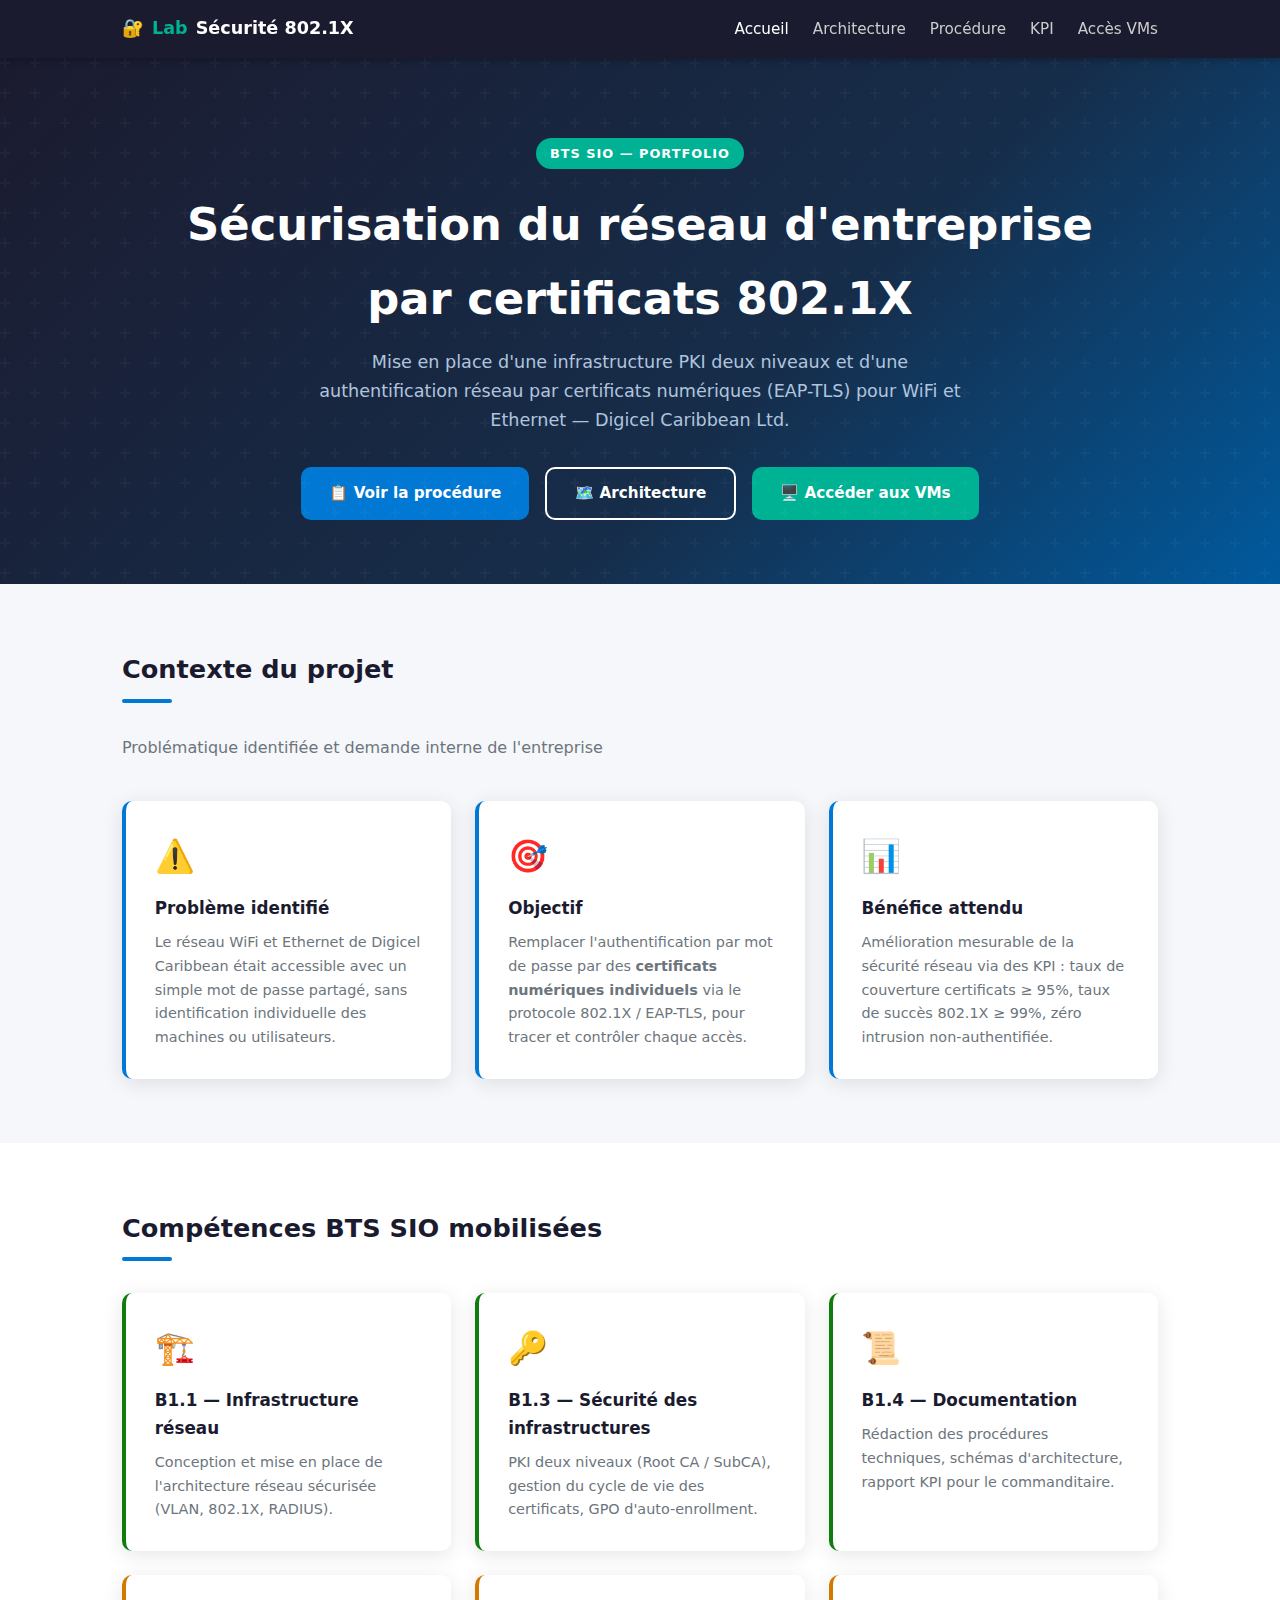
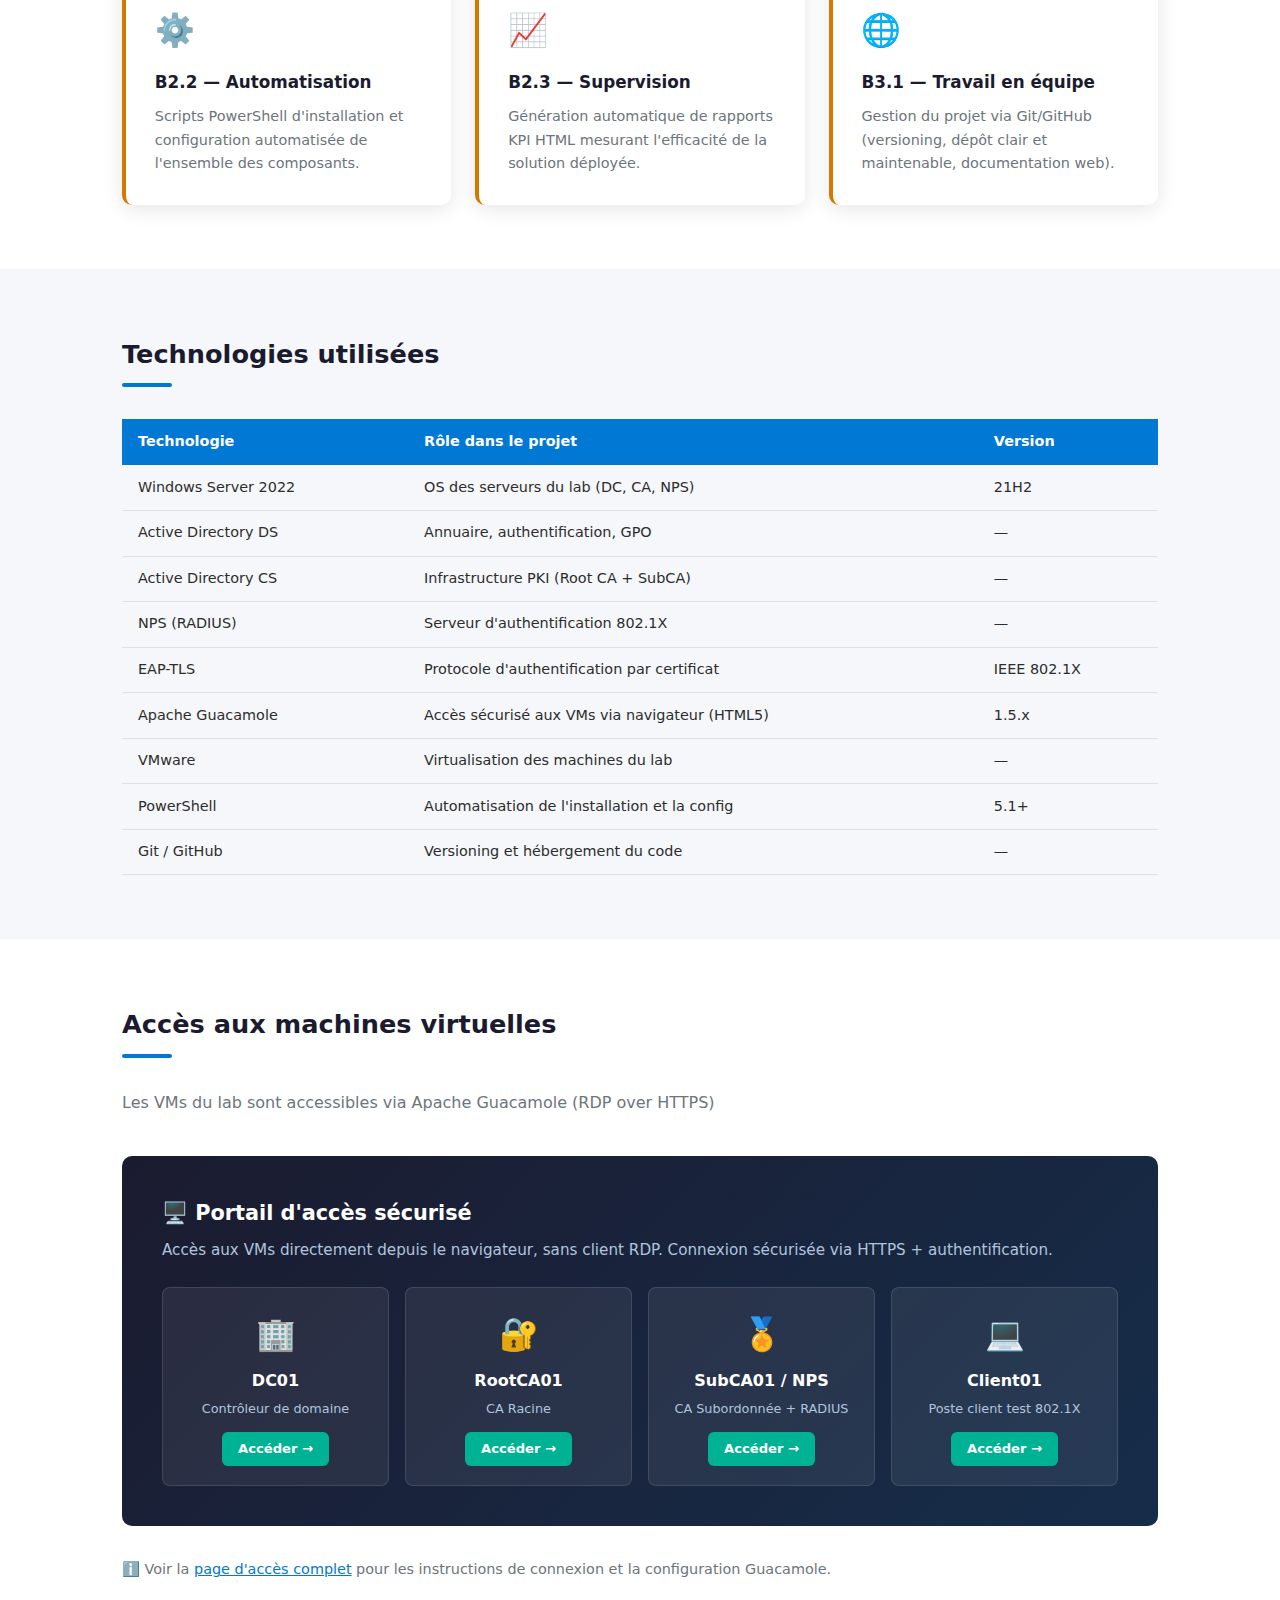
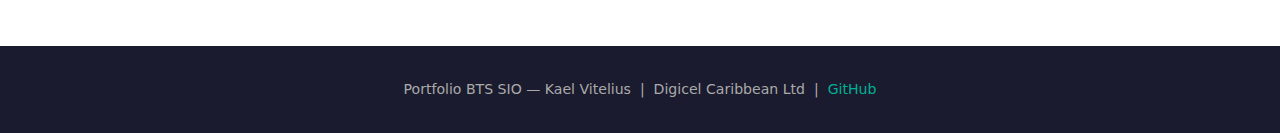
<file: docs/index.html>
<!DOCTYPE html>
<html lang="fr">
<head>
  <meta charset="UTF-8">
  <meta name="viewport" content="width=device-width, initial-scale=1.0">
  <title>Portfolio BTS SIO — Lab Sécurité 802.1X</title>
  <link rel="stylesheet" href="css/style.css">
</head>
<body>

<!-- NAVIGATION -->
<nav>
  <div class="container">
    <a href="index.html" class="logo">🔐 <span>Lab</span> Sécurité 802.1X</a>
    <ul>
      <li><a href="index.html" class="active">Accueil</a></li>
      <li><a href="architecture.html">Architecture</a></li>
      <li><a href="procedure.html">Procédure</a></li>
      <li><a href="kpi.html">KPI</a></li>
      <li><a href="acces-vm.html">Accès VMs</a></li>
    </ul>
  </div>
</nav>

<!-- HERO -->
<header class="hero">
  <div class="badge">BTS SIO — Portfolio</div>
  <h1>Sécurisation du réseau d'entreprise<br>par certificats 802.1X</h1>
  <p>Mise en place d'une infrastructure PKI deux niveaux et d'une authentification réseau
     par certificats numériques (EAP-TLS) pour WiFi et Ethernet — Digicel Caribbean Ltd.</p>
  <div class="hero-btns">
    <a href="procedure.html" class="btn btn-primary">📋 Voir la procédure</a>
    <a href="architecture.html" class="btn btn-outline">🗺️ Architecture</a>
    <a href="acces-vm.html" class="btn btn-accent">🖥️ Accéder aux VMs</a>
  </div>
</header>

<!-- CONTEXTE -->
<section>
  <div class="container">
    <h2 class="section-title">Contexte du projet</h2>
    <div class="divider"></div>
    <p class="section-sub">Problématique identifiée et demande interne de l'entreprise</p>

    <div class="cards">
      <div class="card">
        <div class="card-icon">⚠️</div>
        <h3>Problème identifié</h3>
        <p>Le réseau WiFi et Ethernet de Digicel Caribbean était accessible avec un simple mot de passe partagé, sans identification individuelle des machines ou utilisateurs.</p>
      </div>
      <div class="card">
        <div class="card-icon">🎯</div>
        <h3>Objectif</h3>
        <p>Remplacer l'authentification par mot de passe par des <strong>certificats numériques individuels</strong> via le protocole 802.1X / EAP-TLS, pour tracer et contrôler chaque accès.</p>
      </div>
      <div class="card">
        <div class="card-icon">📊</div>
        <h3>Bénéfice attendu</h3>
        <p>Amélioration mesurable de la sécurité réseau via des KPI : taux de couverture certificats ≥ 95%, taux de succès 802.1X ≥ 99%, zéro intrusion non-authentifiée.</p>
      </div>
    </div>
  </div>
</section>

<!-- COMPÉTENCES BTS -->
<section>
  <div class="container">
    <h2 class="section-title">Compétences BTS SIO mobilisées</h2>
    <div class="divider"></div>

    <div class="cards">
      <div class="card" style="border-color: #107c10;">
        <div class="card-icon">🏗️</div>
        <h3>B1.1 — Infrastructure réseau</h3>
        <p>Conception et mise en place de l'architecture réseau sécurisée (VLAN, 802.1X, RADIUS).</p>
      </div>
      <div class="card" style="border-color: #107c10;">
        <div class="card-icon">🔑</div>
        <h3>B1.3 — Sécurité des infrastructures</h3>
        <p>PKI deux niveaux (Root CA / SubCA), gestion du cycle de vie des certificats, GPO d'auto-enrollment.</p>
      </div>
      <div class="card" style="border-color: #107c10;">
        <div class="card-icon">📜</div>
        <h3>B1.4 — Documentation</h3>
        <p>Rédaction des procédures techniques, schémas d'architecture, rapport KPI pour le commanditaire.</p>
      </div>
      <div class="card" style="border-color: #d47900;">
        <div class="card-icon">⚙️</div>
        <h3>B2.2 — Automatisation</h3>
        <p>Scripts PowerShell d'installation et configuration automatisée de l'ensemble des composants.</p>
      </div>
      <div class="card" style="border-color: #d47900;">
        <div class="card-icon">📈</div>
        <h3>B2.3 — Supervision</h3>
        <p>Génération automatique de rapports KPI HTML mesurant l'efficacité de la solution déployée.</p>
      </div>
      <div class="card" style="border-color: #d47900;">
        <div class="card-icon">🌐</div>
        <h3>B3.1 — Travail en équipe</h3>
        <p>Gestion du projet via Git/GitHub (versioning, dépôt clair et maintenable, documentation web).</p>
      </div>
    </div>
  </div>
</section>

<!-- TECHNOLOGIES -->
<section>
  <div class="container">
    <h2 class="section-title">Technologies utilisées</h2>
    <div class="divider"></div>
    <table>
      <thead>
        <tr>
          <th>Technologie</th>
          <th>Rôle dans le projet</th>
          <th>Version</th>
        </tr>
      </thead>
      <tbody>
        <tr><td>Windows Server 2022</td><td>OS des serveurs du lab (DC, CA, NPS)</td><td>21H2</td></tr>
        <tr><td>Active Directory DS</td><td>Annuaire, authentification, GPO</td><td>—</td></tr>
        <tr><td>Active Directory CS</td><td>Infrastructure PKI (Root CA + SubCA)</td><td>—</td></tr>
        <tr><td>NPS (RADIUS)</td><td>Serveur d'authentification 802.1X</td><td>—</td></tr>
        <tr><td>EAP-TLS</td><td>Protocole d'authentification par certificat</td><td>IEEE 802.1X</td></tr>
        <tr><td>Apache Guacamole</td><td>Accès sécurisé aux VMs via navigateur (HTML5)</td><td>1.5.x</td></tr>
        <tr><td>VMware</td><td>Virtualisation des machines du lab</td><td>—</td></tr>
        <tr><td>PowerShell</td><td>Automatisation de l'installation et la config</td><td>5.1+</td></tr>
        <tr><td>Git / GitHub</td><td>Versioning et hébergement du code</td><td>—</td></tr>
      </tbody>
    </table>
  </div>
</section>

<!-- ACCES VM PREVIEW -->
<section>
  <div class="container">
    <h2 class="section-title">Accès aux machines virtuelles</h2>
    <div class="divider"></div>
    <p class="section-sub">Les VMs du lab sont accessibles via Apache Guacamole (RDP over HTTPS)</p>

    <div class="access-panel">
      <h3>🖥️ Portail d'accès sécurisé</h3>
      <p>Accès aux VMs directement depuis le navigateur, sans client RDP. Connexion sécurisée via HTTPS + authentification.</p>
      <div class="vm-list">
        <div class="vm-card">
          <div class="vm-icon">🏢</div>
          <div class="vm-name">DC01</div>
          <div class="vm-role">Contrôleur de domaine</div>
          <a href="acces-vm.html#dc01" class="vm-btn">Accéder →</a>
        </div>
        <div class="vm-card">
          <div class="vm-icon">🔐</div>
          <div class="vm-name">RootCA01</div>
          <div class="vm-role">CA Racine</div>
          <a href="acces-vm.html#rootca" class="vm-btn">Accéder →</a>
        </div>
        <div class="vm-card">
          <div class="vm-icon">🏅</div>
          <div class="vm-name">SubCA01 / NPS</div>
          <div class="vm-role">CA Subordonnée + RADIUS</div>
          <a href="acces-vm.html#subca" class="vm-btn">Accéder →</a>
        </div>
        <div class="vm-card">
          <div class="vm-icon">💻</div>
          <div class="vm-name">Client01</div>
          <div class="vm-role">Poste client test 802.1X</div>
          <a href="acces-vm.html#client" class="vm-btn">Accéder →</a>
        </div>
      </div>
    </div>

    <p style="color: var(--muted); font-size: .9rem; margin-top: 1rem;">
      ℹ️ Voir la <a href="acces-vm.html" style="color: var(--primary);">page d'accès complet</a>
      pour les instructions de connexion et la configuration Guacamole.
    </p>
  </div>
</section>

<!-- FOOTER -->
<footer>
  <p>Portfolio BTS SIO — Kael Vitelius &nbsp;|&nbsp; Digicel Caribbean Ltd &nbsp;|&nbsp;
     <a href="https://github.com/DavidVitelius/lab-securite-8021x" target="_blank">GitHub</a></p>
</footer>

</body>
</html>
</file>
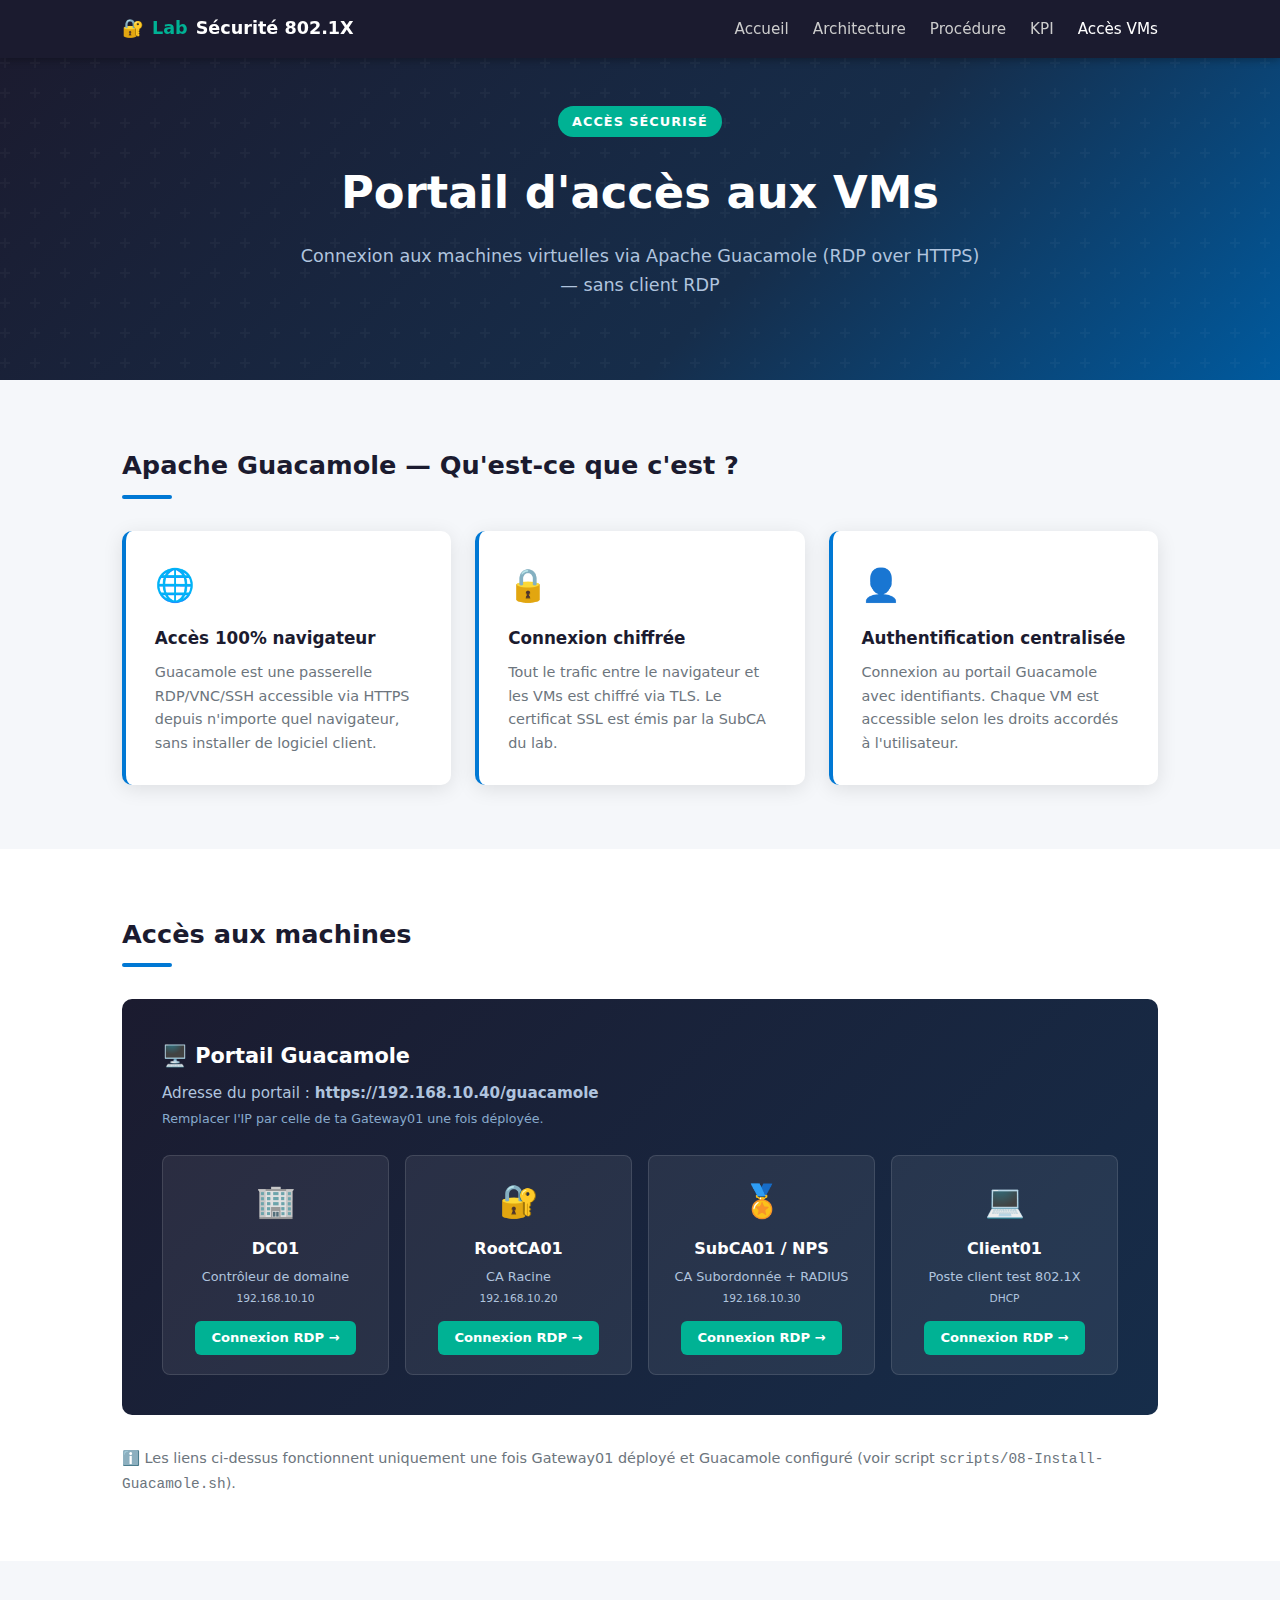
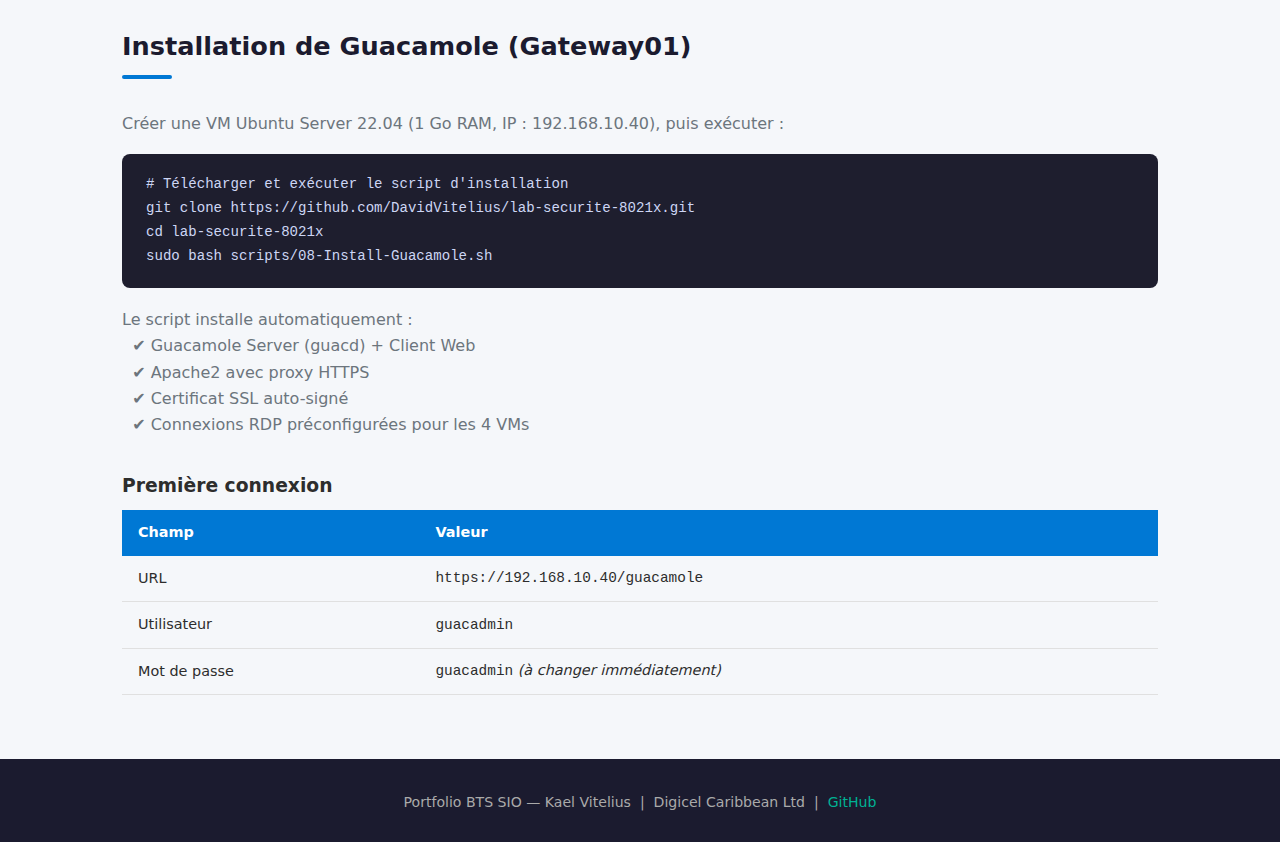
<file: docs/acces-vm.html>
<!DOCTYPE html>
<html lang="fr">
<head>
  <meta charset="UTF-8">
  <meta name="viewport" content="width=device-width, initial-scale=1.0">
  <title>Accès VMs — Lab Sécurité 802.1X</title>
  <link rel="stylesheet" href="css/style.css">
</head>
<body>

<nav>
  <div class="container">
    <a href="index.html" class="logo">🔐 <span>Lab</span> Sécurité 802.1X</a>
    <ul>
      <li><a href="index.html">Accueil</a></li>
      <li><a href="architecture.html">Architecture</a></li>
      <li><a href="procedure.html">Procédure</a></li>
      <li><a href="kpi.html">KPI</a></li>
      <li><a href="acces-vm.html" class="active">Accès VMs</a></li>
    </ul>
  </div>
</nav>

<header class="hero" style="padding: 3rem 2rem;">
  <div class="badge">Accès sécurisé</div>
  <h1>Portail d'accès aux VMs</h1>
  <p>Connexion aux machines virtuelles via Apache Guacamole (RDP over HTTPS) — sans client RDP</p>
</header>

<!-- GUACAMOLE INFO -->
<section>
  <div class="container">
    <h2 class="section-title">Apache Guacamole — Qu'est-ce que c'est ?</h2>
    <div class="divider"></div>

    <div class="cards">
      <div class="card">
        <div class="card-icon">🌐</div>
        <h3>Accès 100% navigateur</h3>
        <p>Guacamole est une passerelle RDP/VNC/SSH accessible via HTTPS depuis n'importe quel navigateur,
           sans installer de logiciel client.</p>
      </div>
      <div class="card">
        <div class="card-icon">🔒</div>
        <h3>Connexion chiffrée</h3>
        <p>Tout le trafic entre le navigateur et les VMs est chiffré via TLS.
           Le certificat SSL est émis par la SubCA du lab.</p>
      </div>
      <div class="card">
        <div class="card-icon">👤</div>
        <h3>Authentification centralisée</h3>
        <p>Connexion au portail Guacamole avec identifiants. Chaque VM est accessible
           selon les droits accordés à l'utilisateur.</p>
      </div>
    </div>
  </div>
</section>

<!-- PORTAIL ACCÈS -->
<section>
  <div class="container">
    <h2 class="section-title">Accès aux machines</h2>
    <div class="divider"></div>

    <div class="access-panel">
      <h3>🖥️ Portail Guacamole</h3>
      <p>
        Adresse du portail : <strong>https://192.168.10.40/guacamole</strong><br>
        <small style="color: #88aacc;">Remplacer l'IP par celle de ta Gateway01 une fois déployée.</small>
      </p>
      <div class="vm-list">

        <div class="vm-card" id="dc01">
          <div class="vm-icon">🏢</div>
          <div class="vm-name">DC01</div>
          <div class="vm-role">Contrôleur de domaine<br><small>192.168.10.10</small></div>
          <a href="https://192.168.10.40/guacamole/#/client/dc01" class="vm-btn" target="_blank">
            Connexion RDP →
          </a>
        </div>

        <div class="vm-card" id="rootca">
          <div class="vm-icon">🔐</div>
          <div class="vm-name">RootCA01</div>
          <div class="vm-role">CA Racine<br><small>192.168.10.20</small></div>
          <a href="https://192.168.10.40/guacamole/#/client/rootca01" class="vm-btn" target="_blank">
            Connexion RDP →
          </a>
        </div>

        <div class="vm-card" id="subca">
          <div class="vm-icon">🏅</div>
          <div class="vm-name">SubCA01 / NPS</div>
          <div class="vm-role">CA Subordonnée + RADIUS<br><small>192.168.10.30</small></div>
          <a href="https://192.168.10.40/guacamole/#/client/subca01" class="vm-btn" target="_blank">
            Connexion RDP →
          </a>
        </div>

        <div class="vm-card" id="client">
          <div class="vm-icon">💻</div>
          <div class="vm-name">Client01</div>
          <div class="vm-role">Poste client test 802.1X<br><small>DHCP</small></div>
          <a href="https://192.168.10.40/guacamole/#/client/client01" class="vm-btn" target="_blank">
            Connexion RDP →
          </a>
        </div>

      </div>
    </div>

    <p style="color: var(--muted); font-size:.9rem; margin-top: 1rem;">
      ℹ️ Les liens ci-dessus fonctionnent uniquement une fois Gateway01 déployé et Guacamole configuré
      (voir script <code>scripts/08-Install-Guacamole.sh</code>).
    </p>
  </div>
</section>

<!-- INSTALLATION GUACAMOLE -->
<section>
  <div class="container">
    <h2 class="section-title">Installation de Guacamole (Gateway01)</h2>
    <div class="divider"></div>
    <p style="color:var(--muted); margin-bottom: 1rem;">
      Créer une VM Ubuntu Server 22.04 (1 Go RAM, IP : 192.168.10.40), puis exécuter :
    </p>

    <pre><code># Télécharger et exécuter le script d'installation
git clone https://github.com/DavidVitelius/lab-securite-8021x.git
cd lab-securite-8021x
sudo bash scripts/08-Install-Guacamole.sh</code></pre>

    <p style="margin-top: 1.2rem; color:var(--muted);">
      Le script installe automatiquement :<br>
      &nbsp;&nbsp;✔ Guacamole Server (guacd) + Client Web<br>
      &nbsp;&nbsp;✔ Apache2 avec proxy HTTPS<br>
      &nbsp;&nbsp;✔ Certificat SSL auto-signé<br>
      &nbsp;&nbsp;✔ Connexions RDP préconfigurées pour les 4 VMs<br>
    </p>

    <h3 style="margin-top: 2rem; margin-bottom: .5rem;">Première connexion</h3>
    <table>
      <thead><tr><th>Champ</th><th>Valeur</th></tr></thead>
      <tbody>
        <tr><td>URL</td><td><code>https://192.168.10.40/guacamole</code></td></tr>
        <tr><td>Utilisateur</td><td><code>guacadmin</code></td></tr>
        <tr><td>Mot de passe</td><td><code>guacadmin</code> <em>(à changer immédiatement)</em></td></tr>
      </tbody>
    </table>
  </div>
</section>

<footer>
  <p>Portfolio BTS SIO — Kael Vitelius &nbsp;|&nbsp; Digicel Caribbean Ltd &nbsp;|&nbsp;
     <a href="https://github.com/DavidVitelius/lab-securite-8021x" target="_blank">GitHub</a></p>
</footer>

</body>
</html>
</file>
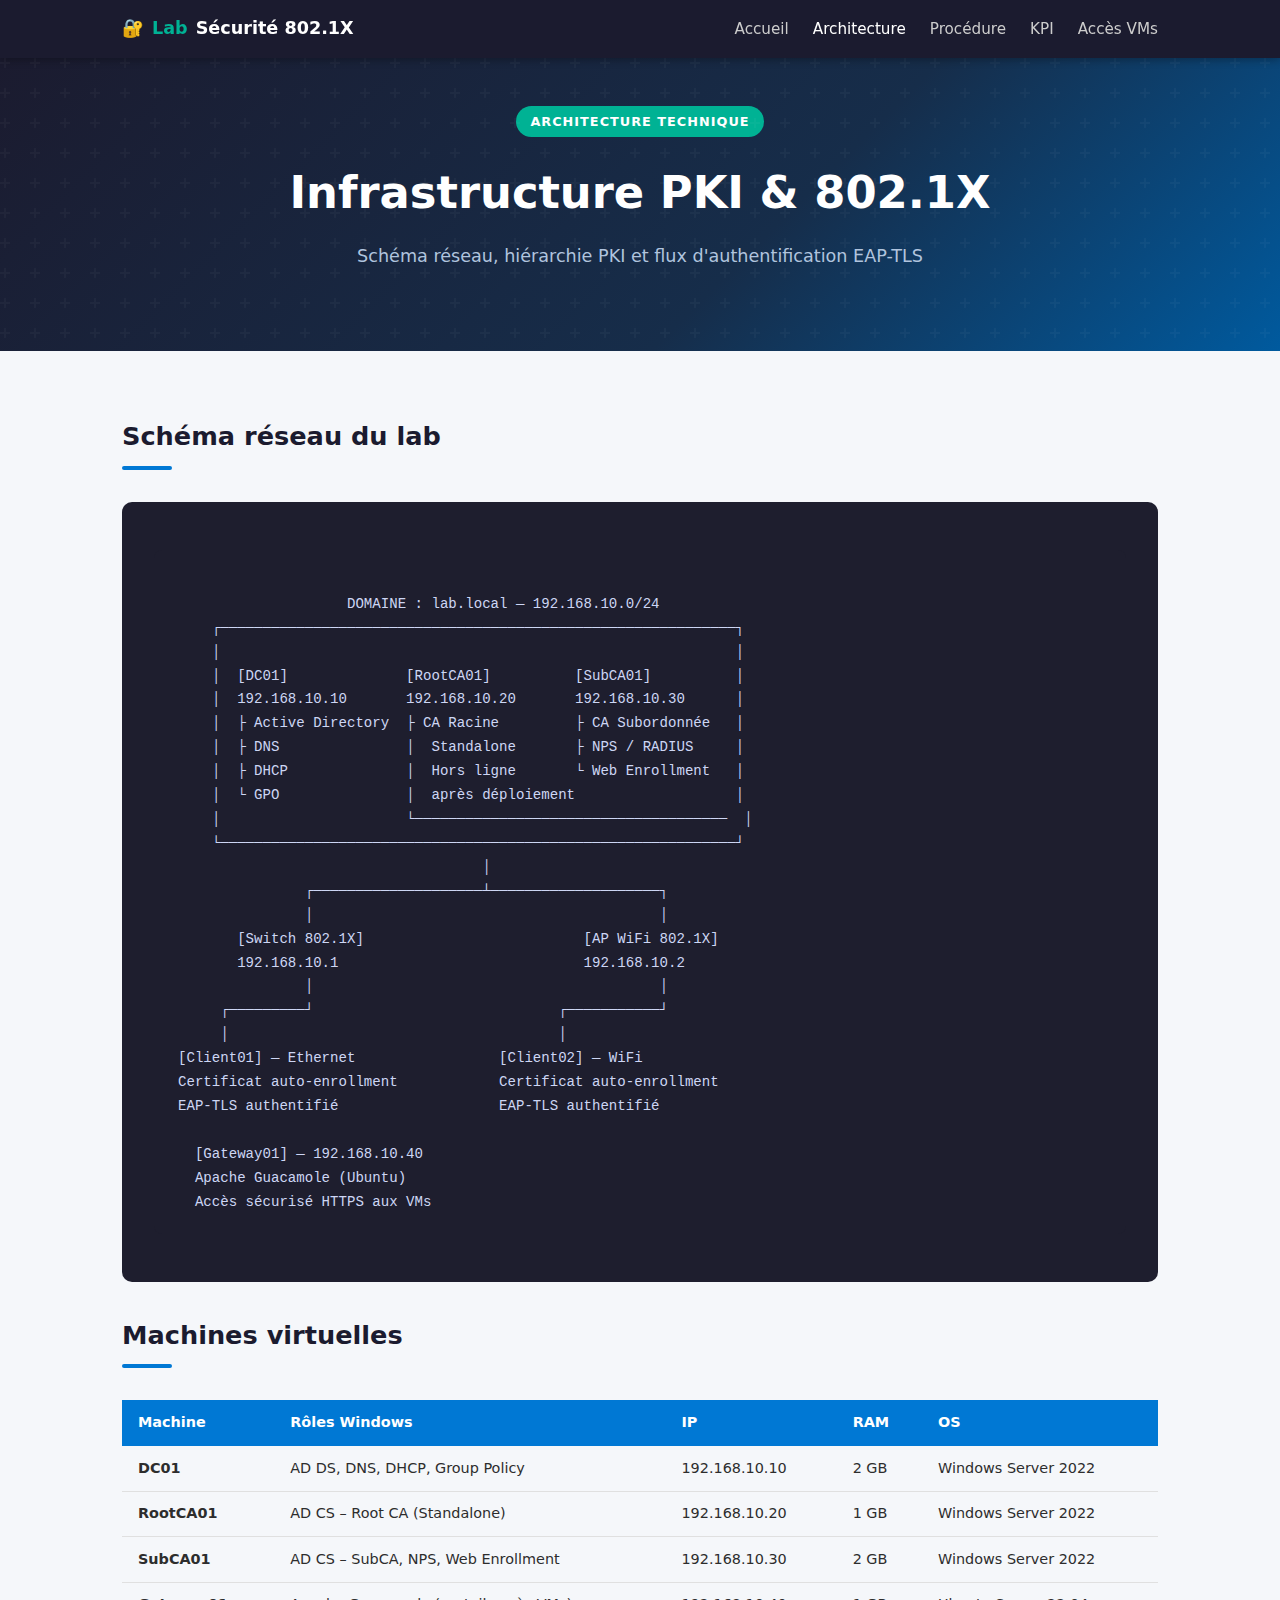
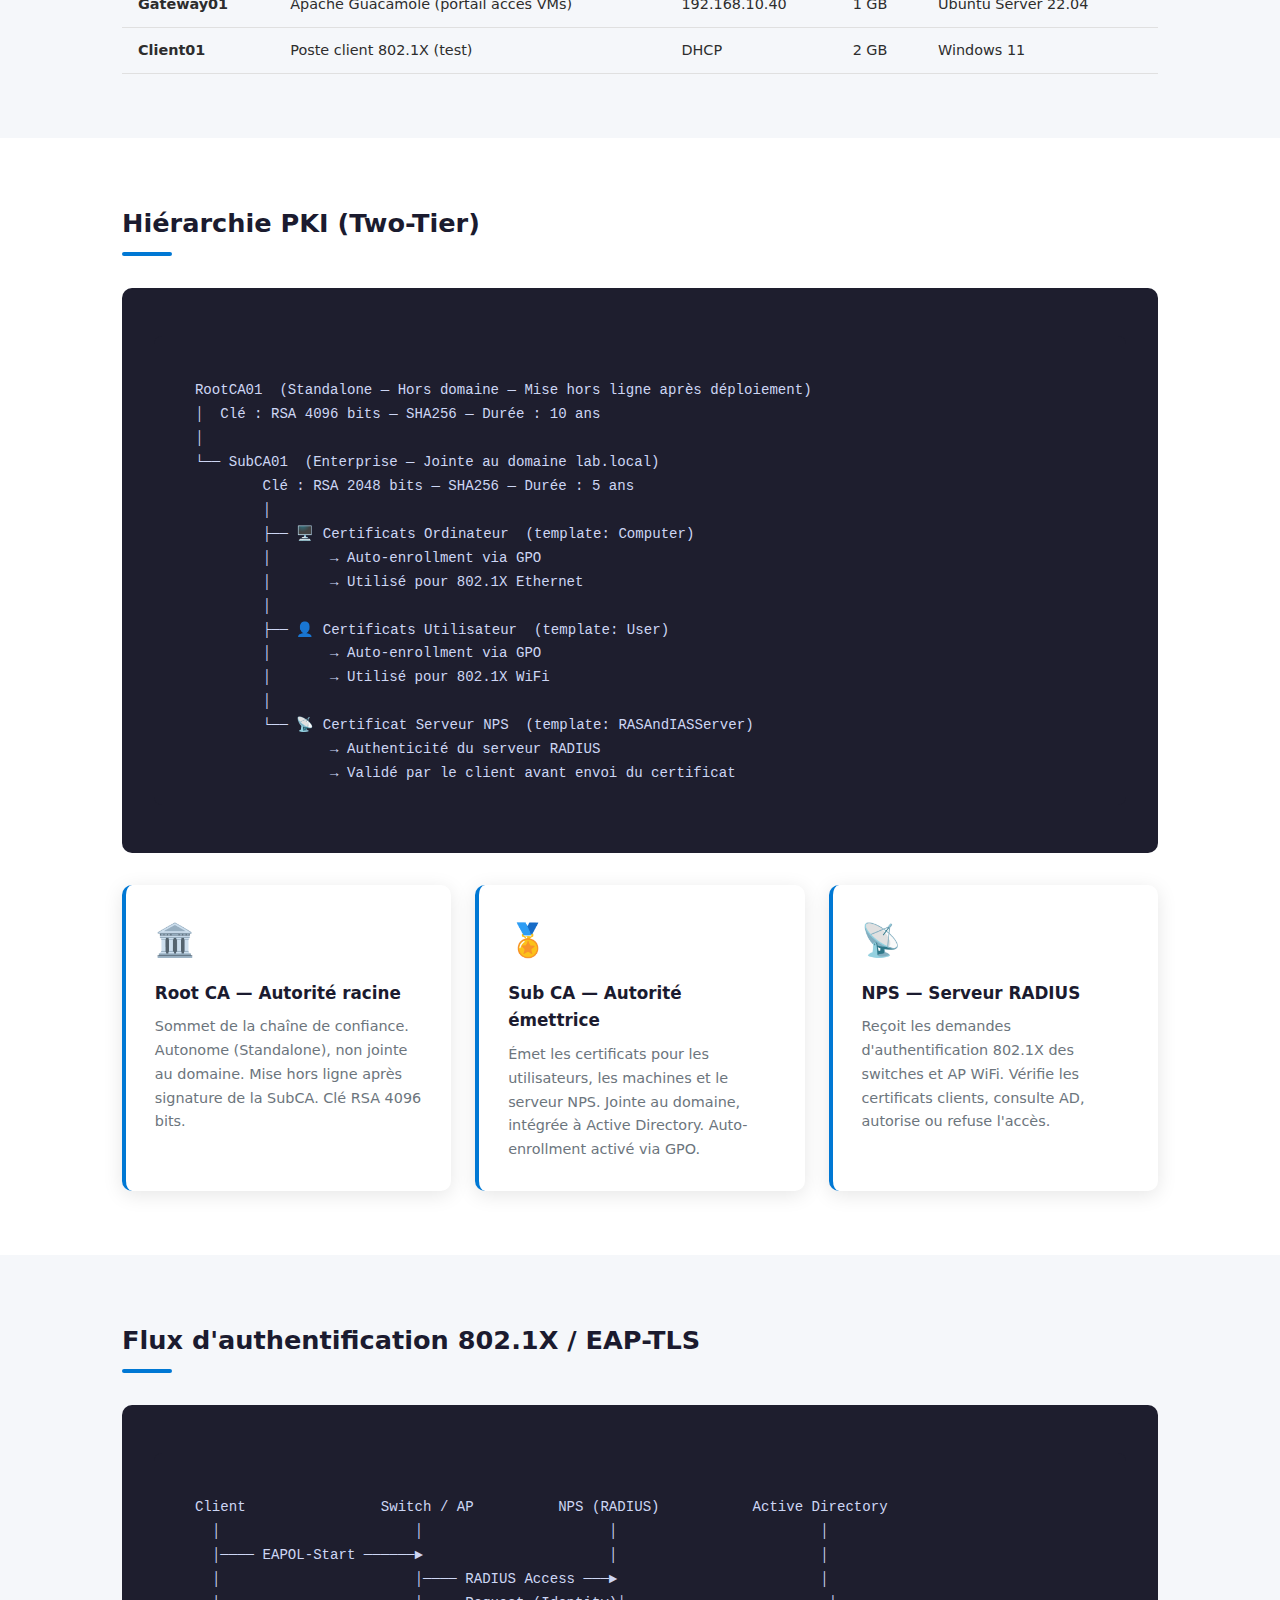
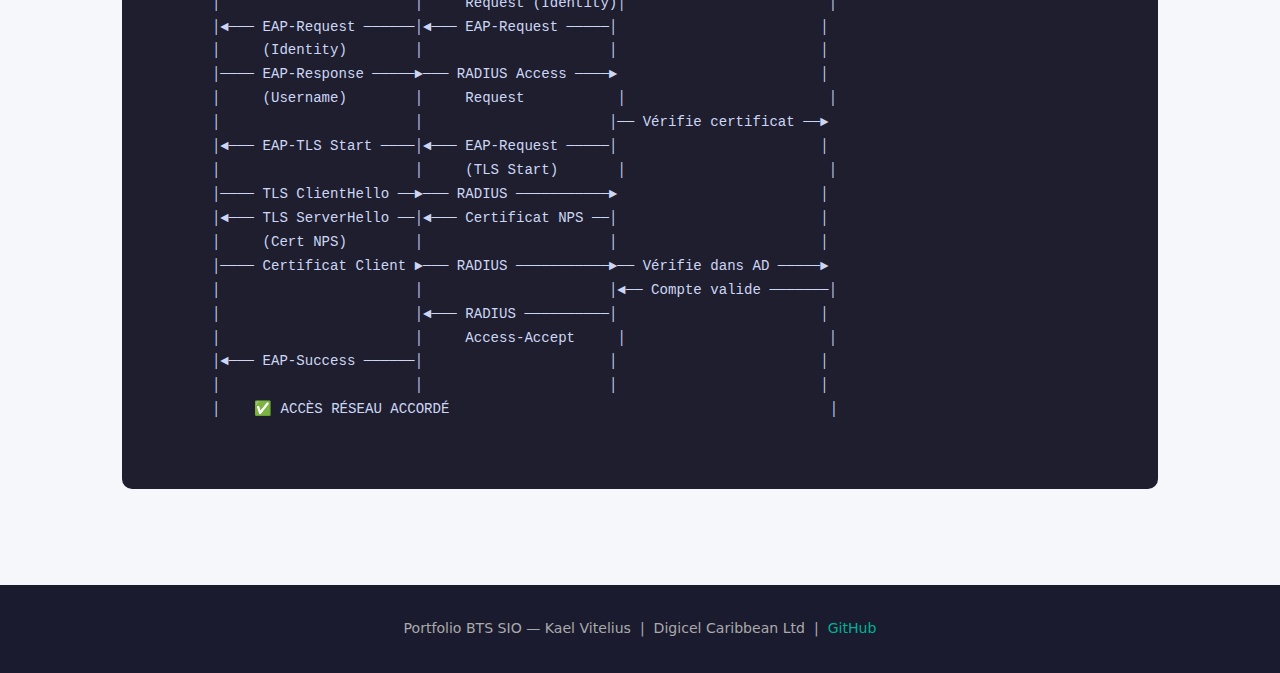
<file: docs/architecture.html>
<!DOCTYPE html>
<html lang="fr">
<head>
  <meta charset="UTF-8">
  <meta name="viewport" content="width=device-width, initial-scale=1.0">
  <title>Architecture — Lab Sécurité 802.1X</title>
  <link rel="stylesheet" href="css/style.css">
</head>
<body>

<nav>
  <div class="container">
    <a href="index.html" class="logo">🔐 <span>Lab</span> Sécurité 802.1X</a>
    <ul>
      <li><a href="index.html">Accueil</a></li>
      <li><a href="architecture.html" class="active">Architecture</a></li>
      <li><a href="procedure.html">Procédure</a></li>
      <li><a href="kpi.html">KPI</a></li>
      <li><a href="acces-vm.html">Accès VMs</a></li>
    </ul>
  </div>
</nav>

<header class="hero" style="padding: 3rem 2rem;">
  <div class="badge">Architecture technique</div>
  <h1>Infrastructure PKI & 802.1X</h1>
  <p>Schéma réseau, hiérarchie PKI et flux d'authentification EAP-TLS</p>
</header>

<!-- SCHÉMA RÉSEAU -->
<section>
  <div class="container">
    <h2 class="section-title">Schéma réseau du lab</h2>
    <div class="divider"></div>

    <div style="background: #1e1e2e; border-radius: 10px; padding: 2rem; margin-bottom: 2rem;">
      <pre><code style="color: #cdd6f4;">
                    DOMAINE : lab.local — 192.168.10.0/24
    ┌─────────────────────────────────────────────────────────────┐
    │                                                             │
    │  [DC01]              [RootCA01]          [SubCA01]          │
    │  192.168.10.10       192.168.10.20       192.168.10.30      │
    │  ├ Active Directory  ├ CA Racine         ├ CA Subordonnée   │
    │  ├ DNS               │  Standalone       ├ NPS / RADIUS     │
    │  ├ DHCP              │  Hors ligne       └ Web Enrollment   │
    │  └ GPO               │  après déploiement                   │
    │                      └─────────────────────────────────────  │
    └─────────────────────────────────────────────────────────────┘
                                    │
               ┌────────────────────┴────────────────────┐
               │                                         │
       [Switch 802.1X]                          [AP WiFi 802.1X]
       192.168.10.1                             192.168.10.2
               │                                         │
     ┌─────────┘                             ┌───────────┘
     │                                       │
[Client01] — Ethernet                 [Client02] — WiFi
Certificat auto-enrollment            Certificat auto-enrollment
EAP-TLS authentifié                   EAP-TLS authentifié

  [Gateway01] — 192.168.10.40
  Apache Guacamole (Ubuntu)
  Accès sécurisé HTTPS aux VMs
</code></pre>
    </div>

    <!-- TABLEAU VMs -->
    <h2 class="section-title">Machines virtuelles</h2>
    <div class="divider"></div>
    <table>
      <thead>
        <tr><th>Machine</th><th>Rôles Windows</th><th>IP</th><th>RAM</th><th>OS</th></tr>
      </thead>
      <tbody>
        <tr><td><strong>DC01</strong></td><td>AD DS, DNS, DHCP, Group Policy</td><td>192.168.10.10</td><td>2 GB</td><td>Windows Server 2022</td></tr>
        <tr><td><strong>RootCA01</strong></td><td>AD CS – Root CA (Standalone)</td><td>192.168.10.20</td><td>1 GB</td><td>Windows Server 2022</td></tr>
        <tr><td><strong>SubCA01</strong></td><td>AD CS – SubCA, NPS, Web Enrollment</td><td>192.168.10.30</td><td>2 GB</td><td>Windows Server 2022</td></tr>
        <tr><td><strong>Gateway01</strong></td><td>Apache Guacamole (portail accès VMs)</td><td>192.168.10.40</td><td>1 GB</td><td>Ubuntu Server 22.04</td></tr>
        <tr><td><strong>Client01</strong></td><td>Poste client 802.1X (test)</td><td>DHCP</td><td>2 GB</td><td>Windows 11</td></tr>
      </tbody>
    </table>
  </div>
</section>

<!-- HIÉRARCHIE PKI -->
<section>
  <div class="container">
    <h2 class="section-title">Hiérarchie PKI (Two-Tier)</h2>
    <div class="divider"></div>

    <div style="background: #1e1e2e; border-radius: 10px; padding: 2rem; margin-bottom: 2rem;">
      <pre><code style="color: #cdd6f4;">
  RootCA01  (Standalone — Hors domaine — Mise hors ligne après déploiement)
  │  Clé : RSA 4096 bits — SHA256 — Durée : 10 ans
  │
  └── SubCA01  (Enterprise — Jointe au domaine lab.local)
          Clé : RSA 2048 bits — SHA256 — Durée : 5 ans
          │
          ├── 🖥️ Certificats Ordinateur  (template: Computer)
          │       → Auto-enrollment via GPO
          │       → Utilisé pour 802.1X Ethernet
          │
          ├── 👤 Certificats Utilisateur  (template: User)
          │       → Auto-enrollment via GPO
          │       → Utilisé pour 802.1X WiFi
          │
          └── 📡 Certificat Serveur NPS  (template: RASAndIASServer)
                  → Authenticité du serveur RADIUS
                  → Validé par le client avant envoi du certificat
</code></pre>
    </div>

    <div class="cards">
      <div class="card">
        <div class="card-icon">🏛️</div>
        <h3>Root CA — Autorité racine</h3>
        <p>Sommet de la chaîne de confiance. Autonome (Standalone), non jointe au domaine.
           Mise hors ligne après signature de la SubCA. Clé RSA 4096 bits.</p>
      </div>
      <div class="card">
        <div class="card-icon">🏅</div>
        <h3>Sub CA — Autorité émettrice</h3>
        <p>Émet les certificats pour les utilisateurs, les machines et le serveur NPS.
           Jointe au domaine, intégrée à Active Directory. Auto-enrollment activé via GPO.</p>
      </div>
      <div class="card">
        <div class="card-icon">📡</div>
        <h3>NPS — Serveur RADIUS</h3>
        <p>Reçoit les demandes d'authentification 802.1X des switches et AP WiFi.
           Vérifie les certificats clients, consulte AD, autorise ou refuse l'accès.</p>
      </div>
    </div>
  </div>
</section>

<!-- FLUX 802.1X -->
<section>
  <div class="container">
    <h2 class="section-title">Flux d'authentification 802.1X / EAP-TLS</h2>
    <div class="divider"></div>

    <div style="background: #1e1e2e; border-radius: 10px; padding: 2rem; margin-bottom: 2rem;">
      <pre><code style="color: #cdd6f4;">
  Client                Switch / AP          NPS (RADIUS)           Active Directory
    │                       │                      │                        │
    │──── EAPOL-Start ──────►                      │                        │
    │                       │──── RADIUS Access ───►                        │
    │                       │     Request (Identity)│                        │
    │◄─── EAP-Request ──────│◄─── EAP-Request ─────│                        │
    │     (Identity)        │                      │                        │
    │──── EAP-Response ─────►─── RADIUS Access ────►                        │
    │     (Username)        │     Request           │                        │
    │                       │                      │── Vérifie certificat ──►
    │◄─── EAP-TLS Start ────│◄─── EAP-Request ─────│                        │
    │                       │     (TLS Start)       │                        │
    │──── TLS ClientHello ──►─── RADIUS ───────────►                        │
    │◄─── TLS ServerHello ──│◄─── Certificat NPS ──│                        │
    │     (Cert NPS)        │                      │                        │
    │──── Certificat Client ►─── RADIUS ───────────►── Vérifie dans AD ─────►
    │                       │                      │◄── Compte valide ───────│
    │                       │◄─── RADIUS ──────────│                        │
    │                       │     Access-Accept     │                        │
    │◄─── EAP-Success ──────│                      │                        │
    │                       │                      │                        │
    │    ✅ ACCÈS RÉSEAU ACCORDÉ                                             │
</code></pre>
    </div>
  </div>
</section>

<footer>
  <p>Portfolio BTS SIO — Kael Vitelius &nbsp;|&nbsp; Digicel Caribbean Ltd &nbsp;|&nbsp;
     <a href="https://github.com/DavidVitelius/lab-securite-8021x" target="_blank">GitHub</a></p>
</footer>

</body>
</html>
</file>
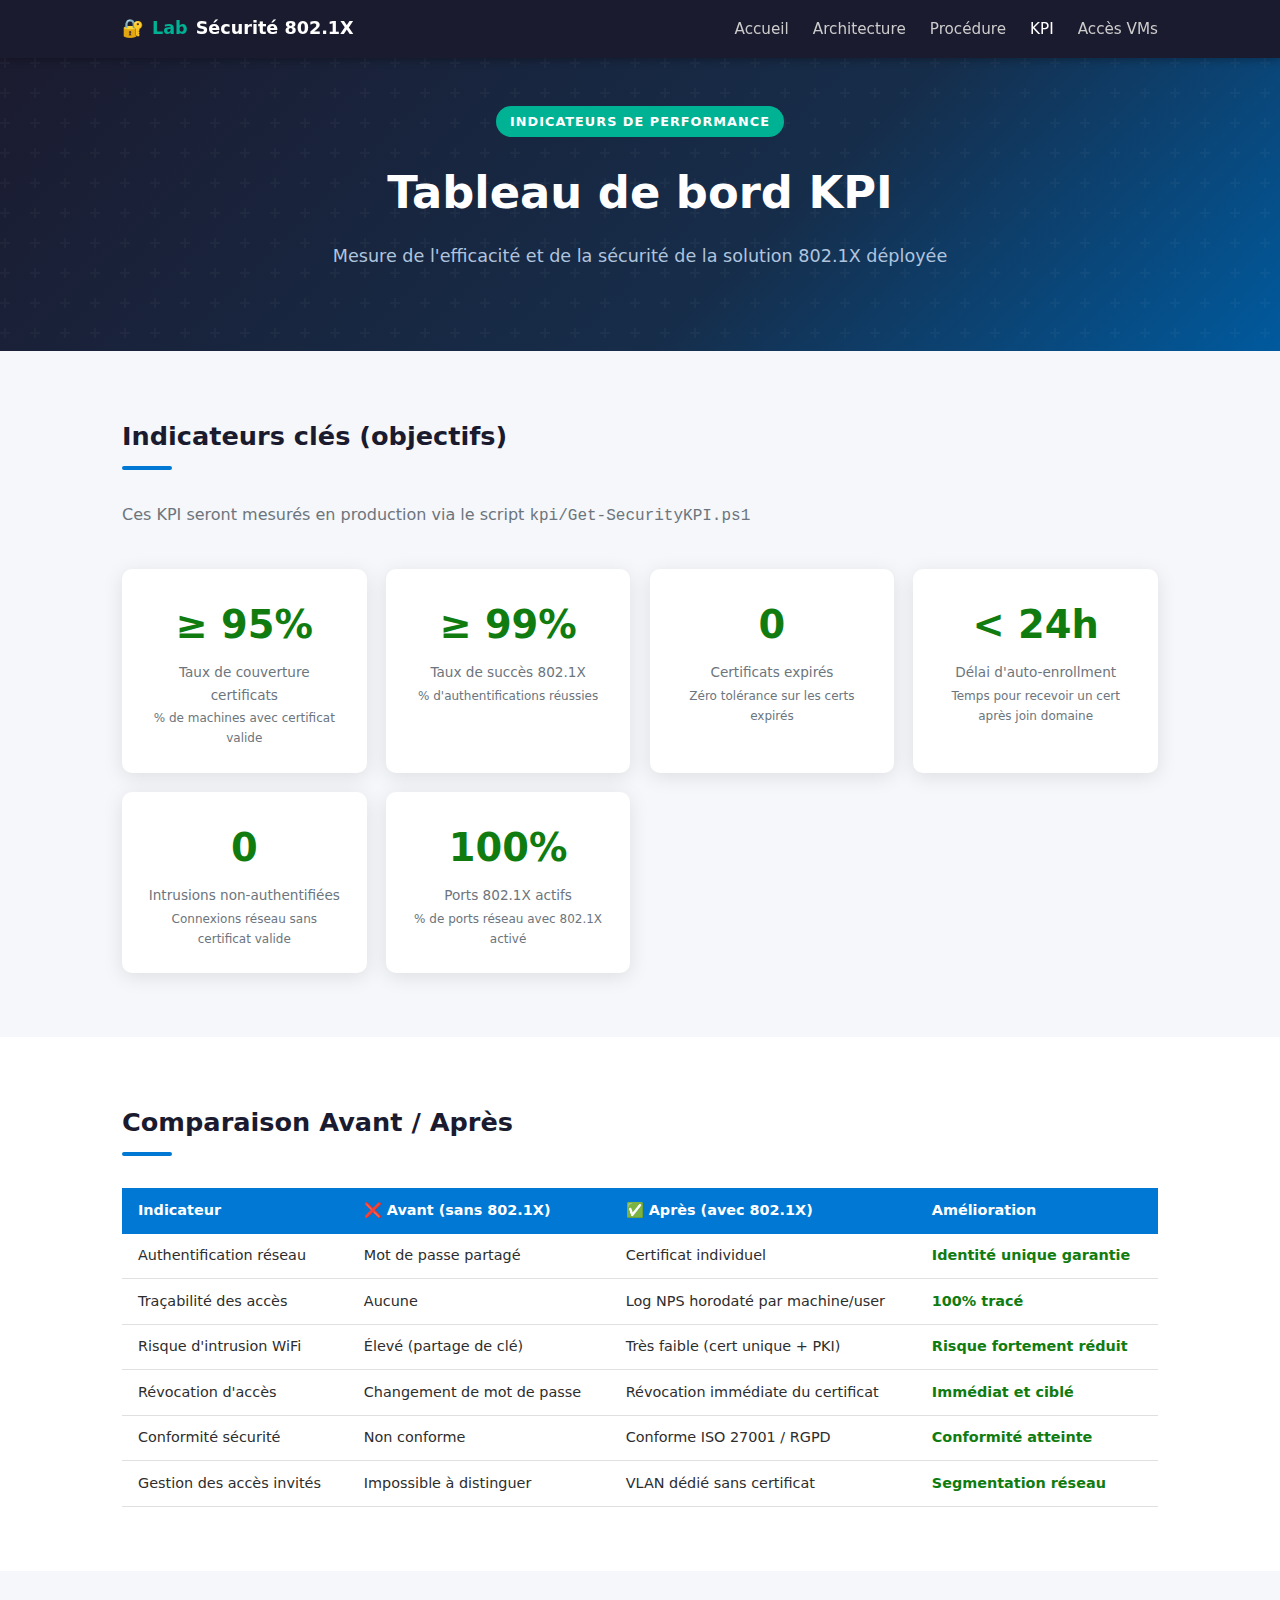
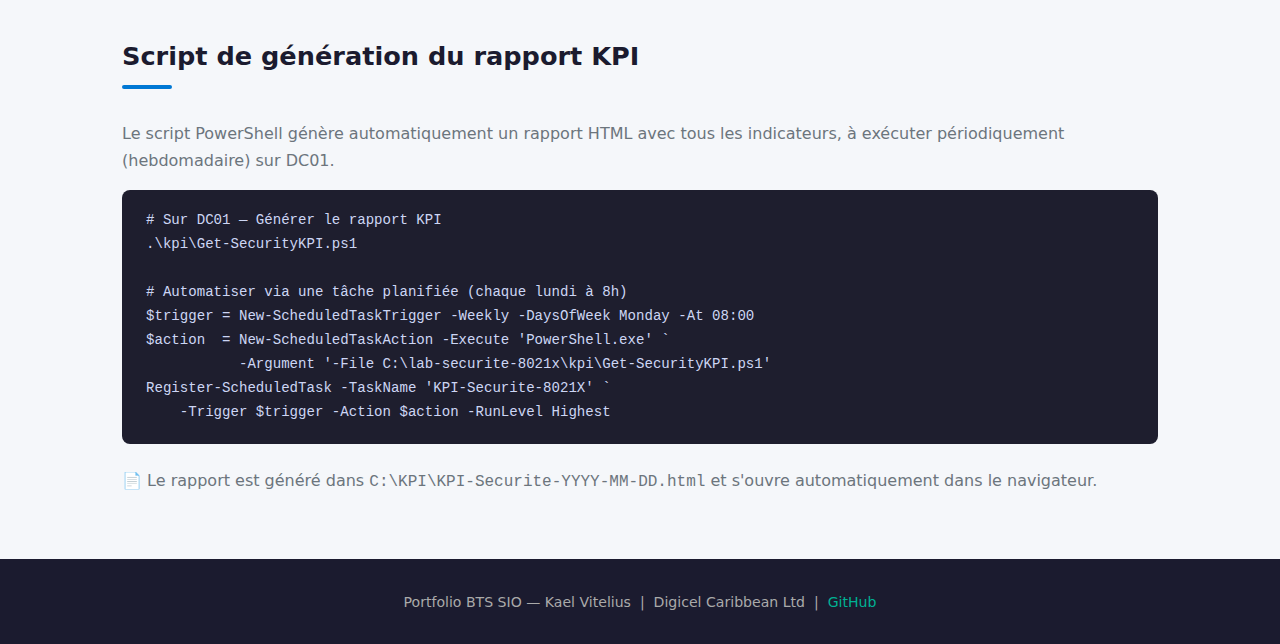
<file: docs/kpi.html>
<!DOCTYPE html>
<html lang="fr">
<head>
  <meta charset="UTF-8">
  <meta name="viewport" content="width=device-width, initial-scale=1.0">
  <title>KPI — Lab Sécurité 802.1X</title>
  <link rel="stylesheet" href="css/style.css">
</head>
<body>

<nav>
  <div class="container">
    <a href="index.html" class="logo">🔐 <span>Lab</span> Sécurité 802.1X</a>
    <ul>
      <li><a href="index.html">Accueil</a></li>
      <li><a href="architecture.html">Architecture</a></li>
      <li><a href="procedure.html">Procédure</a></li>
      <li><a href="kpi.html" class="active">KPI</a></li>
      <li><a href="acces-vm.html">Accès VMs</a></li>
    </ul>
  </div>
</nav>

<header class="hero" style="padding: 3rem 2rem;">
  <div class="badge">Indicateurs de performance</div>
  <h1>Tableau de bord KPI</h1>
  <p>Mesure de l'efficacité et de la sécurité de la solution 802.1X déployée</p>
</header>

<section>
  <div class="container">
    <h2 class="section-title">Indicateurs clés (objectifs)</h2>
    <div class="divider"></div>
    <p class="section-sub">Ces KPI seront mesurés en production via le script <code>kpi/Get-SecurityKPI.ps1</code></p>

    <div class="kpi-grid">
      <div class="kpi-card">
        <div class="val good">≥ 95%</div>
        <div class="lbl">Taux de couverture certificats</div>
        <div class="target">% de machines avec certificat valide</div>
      </div>
      <div class="kpi-card">
        <div class="val good">≥ 99%</div>
        <div class="lbl">Taux de succès 802.1X</div>
        <div class="target">% d'authentifications réussies</div>
      </div>
      <div class="kpi-card">
        <div class="val good">0</div>
        <div class="lbl">Certificats expirés</div>
        <div class="target">Zéro tolérance sur les certs expirés</div>
      </div>
      <div class="kpi-card">
        <div class="val good">< 24h</div>
        <div class="lbl">Délai d'auto-enrollment</div>
        <div class="target">Temps pour recevoir un cert après join domaine</div>
      </div>
      <div class="kpi-card">
        <div class="val good">0</div>
        <div class="lbl">Intrusions non-authentifiées</div>
        <div class="target">Connexions réseau sans certificat valide</div>
      </div>
      <div class="kpi-card">
        <div class="val good">100%</div>
        <div class="lbl">Ports 802.1X actifs</div>
        <div class="target">% de ports réseau avec 802.1X activé</div>
      </div>
    </div>
  </div>
</section>

<section>
  <div class="container">
    <h2 class="section-title">Comparaison Avant / Après</h2>
    <div class="divider"></div>

    <table>
      <thead>
        <tr>
          <th>Indicateur</th>
          <th>❌ Avant (sans 802.1X)</th>
          <th>✅ Après (avec 802.1X)</th>
          <th>Amélioration</th>
        </tr>
      </thead>
      <tbody>
        <tr>
          <td>Authentification réseau</td>
          <td>Mot de passe partagé</td>
          <td>Certificat individuel</td>
          <td class="tag-green">Identité unique garantie</td>
        </tr>
        <tr>
          <td>Traçabilité des accès</td>
          <td>Aucune</td>
          <td>Log NPS horodaté par machine/user</td>
          <td class="tag-green">100% tracé</td>
        </tr>
        <tr>
          <td>Risque d'intrusion WiFi</td>
          <td>Élevé (partage de clé)</td>
          <td>Très faible (cert unique + PKI)</td>
          <td class="tag-green">Risque fortement réduit</td>
        </tr>
        <tr>
          <td>Révocation d'accès</td>
          <td>Changement de mot de passe</td>
          <td>Révocation immédiate du certificat</td>
          <td class="tag-green">Immédiat et ciblé</td>
        </tr>
        <tr>
          <td>Conformité sécurité</td>
          <td>Non conforme</td>
          <td>Conforme ISO 27001 / RGPD</td>
          <td class="tag-green">Conformité atteinte</td>
        </tr>
        <tr>
          <td>Gestion des accès invités</td>
          <td>Impossible à distinguer</td>
          <td>VLAN dédié sans certificat</td>
          <td class="tag-green">Segmentation réseau</td>
        </tr>
      </tbody>
    </table>
  </div>
</section>

<section>
  <div class="container">
    <h2 class="section-title">Script de génération du rapport KPI</h2>
    <div class="divider"></div>
    <p style="color: var(--muted); margin-bottom: 1rem;">
      Le script PowerShell génère automatiquement un rapport HTML avec tous les indicateurs,
      à exécuter périodiquement (hebdomadaire) sur DC01.
    </p>
    <pre><code># Sur DC01 — Générer le rapport KPI
.\kpi\Get-SecurityKPI.ps1

# Automatiser via une tâche planifiée (chaque lundi à 8h)
$trigger = New-ScheduledTaskTrigger -Weekly -DaysOfWeek Monday -At 08:00
$action  = New-ScheduledTaskAction -Execute 'PowerShell.exe' `
           -Argument '-File C:\lab-securite-8021x\kpi\Get-SecurityKPI.ps1'
Register-ScheduledTask -TaskName 'KPI-Securite-8021X' `
    -Trigger $trigger -Action $action -RunLevel Highest</code></pre>

    <p style="margin-top: 1.5rem; color: var(--muted);">
      📄 Le rapport est généré dans <code>C:\KPI\KPI-Securite-YYYY-MM-DD.html</code>
      et s'ouvre automatiquement dans le navigateur.
    </p>
  </div>
</section>

<footer>
  <p>Portfolio BTS SIO — Kael Vitelius &nbsp;|&nbsp; Digicel Caribbean Ltd &nbsp;|&nbsp;
     <a href="https://github.com/DavidVitelius/lab-securite-8021x" target="_blank">GitHub</a></p>
</footer>

</body>
</html>
</file>
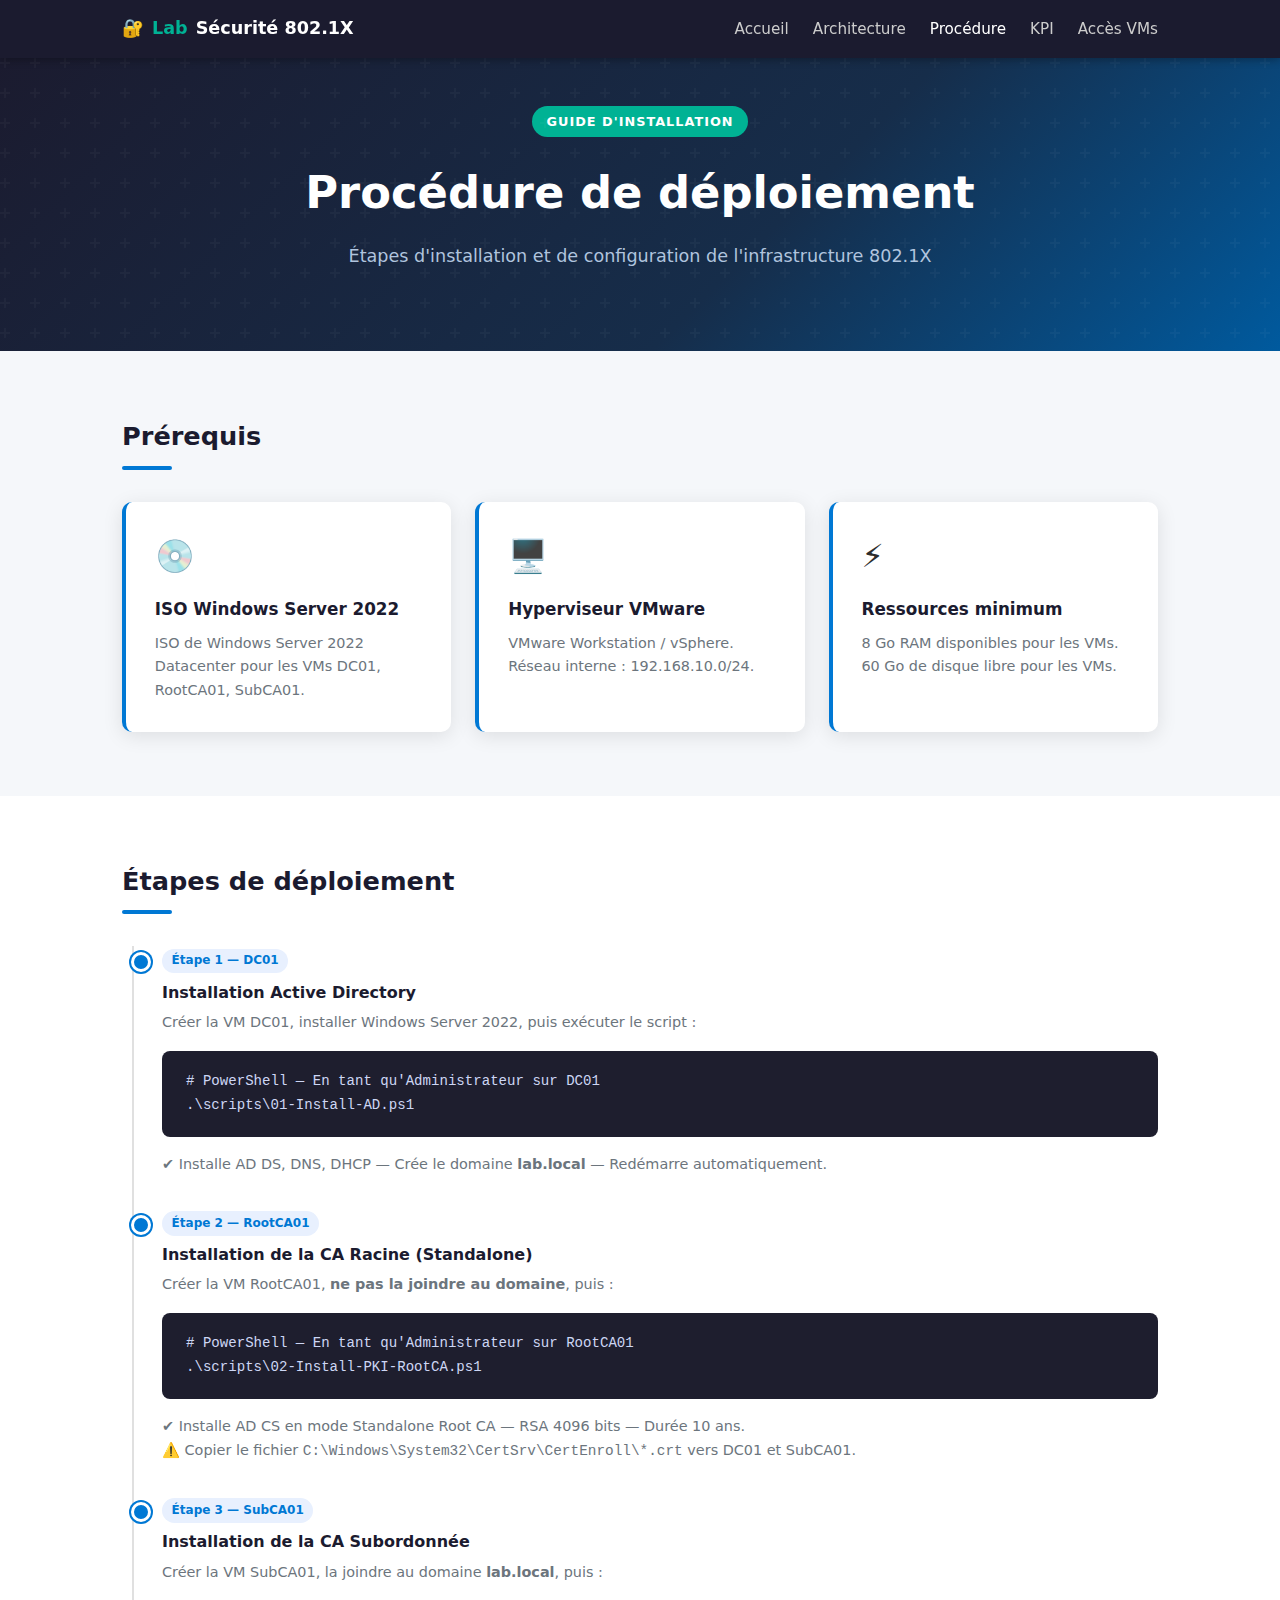
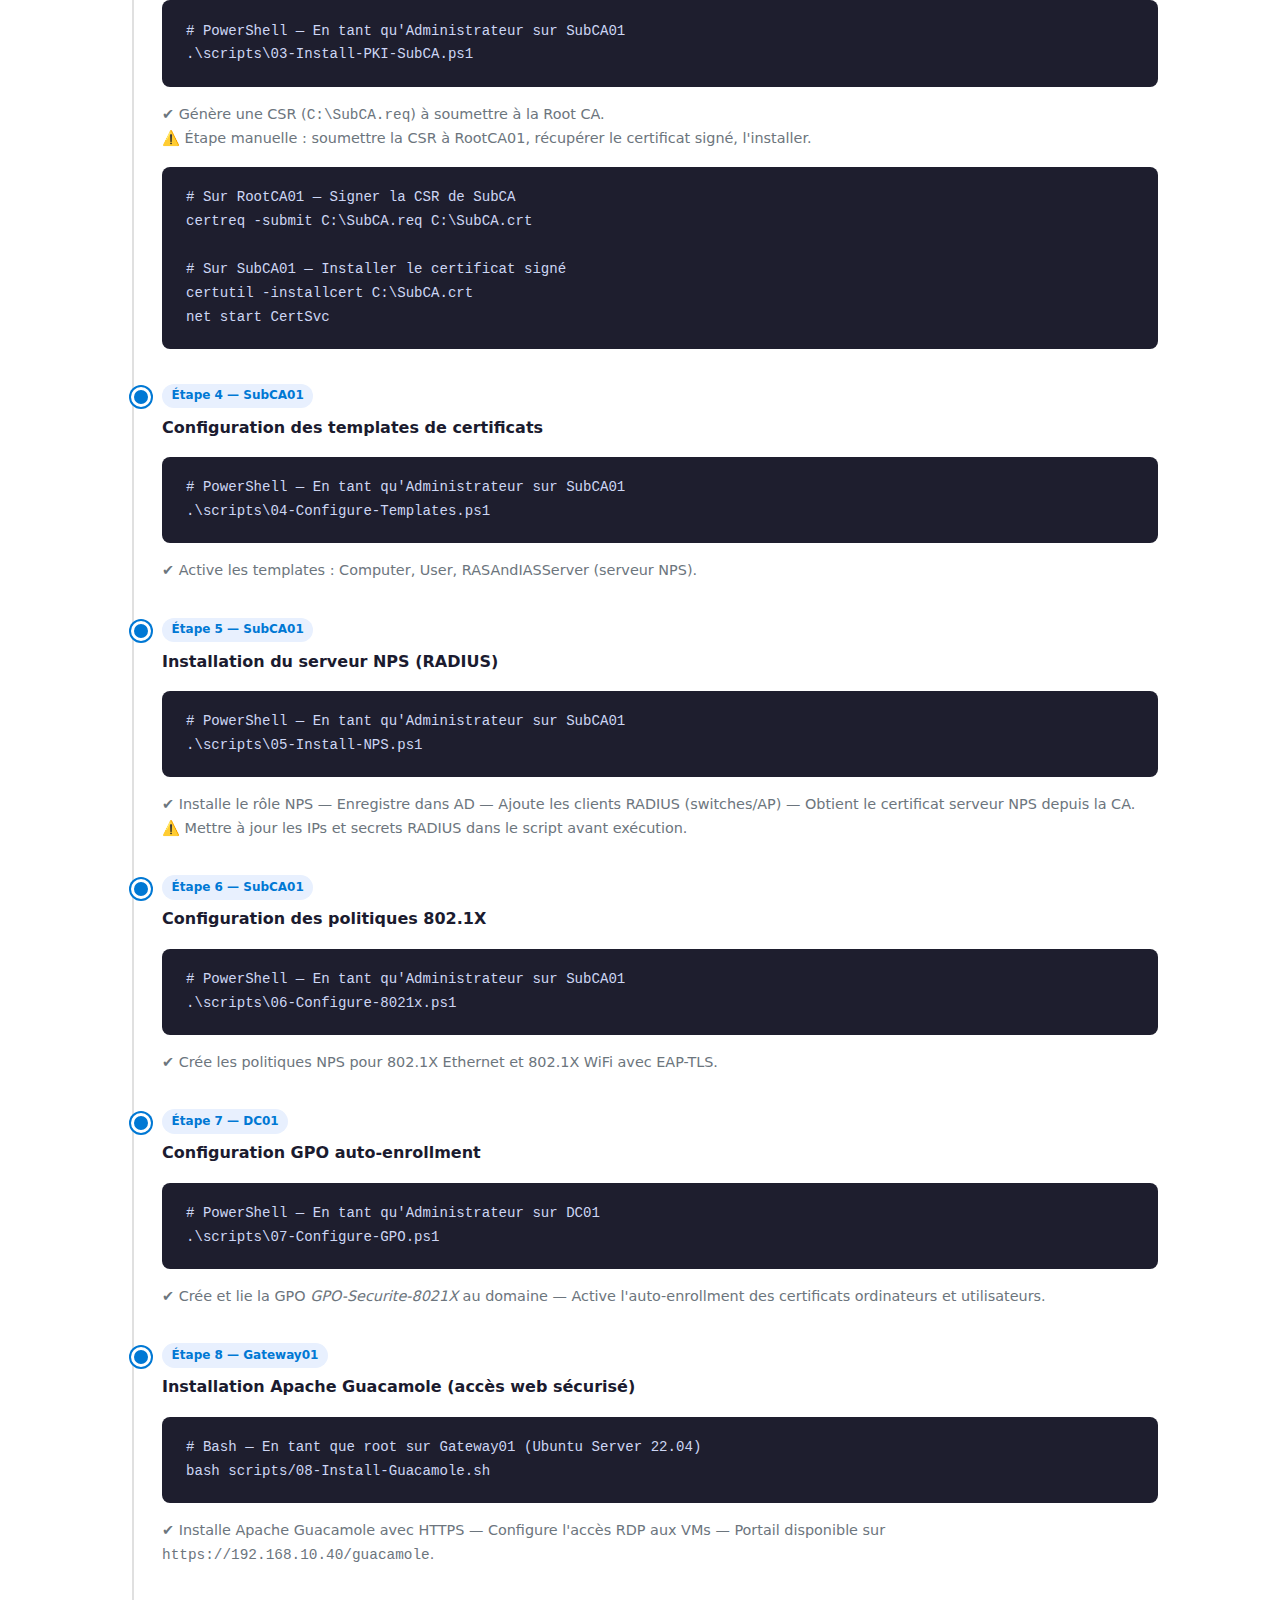
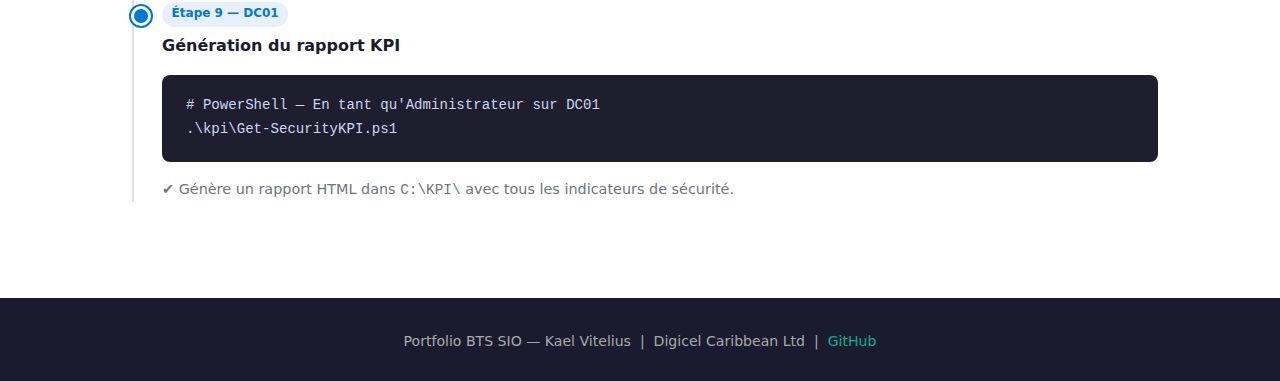
<file: docs/procedure.html>
<!DOCTYPE html>
<html lang="fr">
<head>
  <meta charset="UTF-8">
  <meta name="viewport" content="width=device-width, initial-scale=1.0">
  <title>Procédure — Lab Sécurité 802.1X</title>
  <link rel="stylesheet" href="css/style.css">
</head>
<body>

<nav>
  <div class="container">
    <a href="index.html" class="logo">🔐 <span>Lab</span> Sécurité 802.1X</a>
    <ul>
      <li><a href="index.html">Accueil</a></li>
      <li><a href="architecture.html">Architecture</a></li>
      <li><a href="procedure.html" class="active">Procédure</a></li>
      <li><a href="kpi.html">KPI</a></li>
      <li><a href="acces-vm.html">Accès VMs</a></li>
    </ul>
  </div>
</nav>

<header class="hero" style="padding: 3rem 2rem;">
  <div class="badge">Guide d'installation</div>
  <h1>Procédure de déploiement</h1>
  <p>Étapes d'installation et de configuration de l'infrastructure 802.1X</p>
</header>

<section>
  <div class="container">
    <h2 class="section-title">Prérequis</h2>
    <div class="divider"></div>
    <div class="cards">
      <div class="card">
        <div class="card-icon">💿</div>
        <h3>ISO Windows Server 2022</h3>
        <p>ISO de Windows Server 2022 Datacenter pour les VMs DC01, RootCA01, SubCA01.</p>
      </div>
      <div class="card">
        <div class="card-icon">🖥️</div>
        <h3>Hyperviseur VMware</h3>
        <p>VMware Workstation / vSphere. Réseau interne : 192.168.10.0/24.</p>
      </div>
      <div class="card">
        <div class="card-icon">⚡</div>
        <h3>Ressources minimum</h3>
        <p>8 Go RAM disponibles pour les VMs. 60 Go de disque libre pour les VMs.</p>
      </div>
    </div>
  </div>
</section>

<section>
  <div class="container">
    <h2 class="section-title">Étapes de déploiement</h2>
    <div class="divider"></div>

    <div class="timeline">

      <!-- ÉTAPE 1 -->
      <div class="timeline-item">
        <span class="tag">Étape 1 — DC01</span>
        <h4>Installation Active Directory</h4>
        <p>Créer la VM DC01, installer Windows Server 2022, puis exécuter le script :</p>
        <pre><code># PowerShell — En tant qu'Administrateur sur DC01
.\scripts\01-Install-AD.ps1</code></pre>
        <p style="margin-top:.5rem; color: var(--muted);">
          ✔ Installe AD DS, DNS, DHCP — Crée le domaine <strong>lab.local</strong> — Redémarre automatiquement.
        </p>
      </div>

      <!-- ÉTAPE 2 -->
      <div class="timeline-item">
        <span class="tag">Étape 2 — RootCA01</span>
        <h4>Installation de la CA Racine (Standalone)</h4>
        <p>Créer la VM RootCA01, <strong>ne pas la joindre au domaine</strong>, puis :</p>
        <pre><code># PowerShell — En tant qu'Administrateur sur RootCA01
.\scripts\02-Install-PKI-RootCA.ps1</code></pre>
        <p style="margin-top:.5rem; color: var(--muted);">
          ✔ Installe AD CS en mode Standalone Root CA — RSA 4096 bits — Durée 10 ans.<br>
          ⚠️ Copier le fichier <code>C:\Windows\System32\CertSrv\CertEnroll\*.crt</code> vers DC01 et SubCA01.
        </p>
      </div>

      <!-- ÉTAPE 3 -->
      <div class="timeline-item">
        <span class="tag">Étape 3 — SubCA01</span>
        <h4>Installation de la CA Subordonnée</h4>
        <p>Créer la VM SubCA01, la joindre au domaine <strong>lab.local</strong>, puis :</p>
        <pre><code># PowerShell — En tant qu'Administrateur sur SubCA01
.\scripts\03-Install-PKI-SubCA.ps1</code></pre>
        <p style="margin-top:.5rem; color: var(--muted);">
          ✔ Génère une CSR (<code>C:\SubCA.req</code>) à soumettre à la Root CA.<br>
          ⚠️ Étape manuelle : soumettre la CSR à RootCA01, récupérer le certificat signé, l'installer.
        </p>
        <pre><code># Sur RootCA01 — Signer la CSR de SubCA
certreq -submit C:\SubCA.req C:\SubCA.crt

# Sur SubCA01 — Installer le certificat signé
certutil -installcert C:\SubCA.crt
net start CertSvc</code></pre>
      </div>

      <!-- ÉTAPE 4 -->
      <div class="timeline-item">
        <span class="tag">Étape 4 — SubCA01</span>
        <h4>Configuration des templates de certificats</h4>
        <pre><code># PowerShell — En tant qu'Administrateur sur SubCA01
.\scripts\04-Configure-Templates.ps1</code></pre>
        <p style="margin-top:.5rem; color: var(--muted);">
          ✔ Active les templates : Computer, User, RASAndIASServer (serveur NPS).
        </p>
      </div>

      <!-- ÉTAPE 5 -->
      <div class="timeline-item">
        <span class="tag">Étape 5 — SubCA01</span>
        <h4>Installation du serveur NPS (RADIUS)</h4>
        <pre><code># PowerShell — En tant qu'Administrateur sur SubCA01
.\scripts\05-Install-NPS.ps1</code></pre>
        <p style="margin-top:.5rem; color: var(--muted);">
          ✔ Installe le rôle NPS — Enregistre dans AD — Ajoute les clients RADIUS (switches/AP) —
          Obtient le certificat serveur NPS depuis la CA.<br>
          ⚠️ Mettre à jour les IPs et secrets RADIUS dans le script avant exécution.
        </p>
      </div>

      <!-- ÉTAPE 6 -->
      <div class="timeline-item">
        <span class="tag">Étape 6 — SubCA01</span>
        <h4>Configuration des politiques 802.1X</h4>
        <pre><code># PowerShell — En tant qu'Administrateur sur SubCA01
.\scripts\06-Configure-8021x.ps1</code></pre>
        <p style="margin-top:.5rem; color: var(--muted);">
          ✔ Crée les politiques NPS pour 802.1X Ethernet et 802.1X WiFi avec EAP-TLS.
        </p>
      </div>

      <!-- ÉTAPE 7 -->
      <div class="timeline-item">
        <span class="tag">Étape 7 — DC01</span>
        <h4>Configuration GPO auto-enrollment</h4>
        <pre><code># PowerShell — En tant qu'Administrateur sur DC01
.\scripts\07-Configure-GPO.ps1</code></pre>
        <p style="margin-top:.5rem; color: var(--muted);">
          ✔ Crée et lie la GPO <em>GPO-Securite-8021X</em> au domaine —
          Active l'auto-enrollment des certificats ordinateurs et utilisateurs.
        </p>
      </div>

      <!-- ÉTAPE 8 -->
      <div class="timeline-item">
        <span class="tag">Étape 8 — Gateway01</span>
        <h4>Installation Apache Guacamole (accès web sécurisé)</h4>
        <pre><code># Bash — En tant que root sur Gateway01 (Ubuntu Server 22.04)
bash scripts/08-Install-Guacamole.sh</code></pre>
        <p style="margin-top:.5rem; color: var(--muted);">
          ✔ Installe Apache Guacamole avec HTTPS — Configure l'accès RDP aux VMs —
          Portail disponible sur <code>https://192.168.10.40/guacamole</code>.
        </p>
      </div>

      <!-- ÉTAPE 9 -->
      <div class="timeline-item">
        <span class="tag">Étape 9 — DC01</span>
        <h4>Génération du rapport KPI</h4>
        <pre><code># PowerShell — En tant qu'Administrateur sur DC01
.\kpi\Get-SecurityKPI.ps1</code></pre>
        <p style="margin-top:.5rem; color: var(--muted);">
          ✔ Génère un rapport HTML dans <code>C:\KPI\</code> avec tous les indicateurs de sécurité.
        </p>
      </div>

    </div>
  </div>
</section>

<footer>
  <p>Portfolio BTS SIO — Kael Vitelius &nbsp;|&nbsp; Digicel Caribbean Ltd &nbsp;|&nbsp;
     <a href="https://github.com/DavidVitelius/lab-securite-8021x" target="_blank">GitHub</a></p>
</footer>

</body>
</html>
</file>
<file: docs/css/style.css>
/* ========================================================
   Portfolio BTS SIO — Lab Sécurité 802.1X
   ======================================================== */

:root {
  --primary:   #0078d4;
  --primary-dk:#005a9e;
  --accent:    #00b294;
  --dark:      #1b1b2f;
  --gray:      #f5f7fa;
  --text:      #2d2d2d;
  --muted:     #6c757d;
  --danger:    #d83b01;
  --success:   #107c10;
  --border:    #e0e0e0;
  --radius:    10px;
  --shadow:    0 4px 20px rgba(0,0,0,.10);
}

* { box-sizing: border-box; margin: 0; padding: 0; }

body {
  font-family: 'Segoe UI', system-ui, sans-serif;
  color: var(--text);
  background: var(--gray);
  line-height: 1.65;
}

/* ── Navigation ── */
nav {
  background: var(--dark);
  position: sticky; top: 0; z-index: 100;
  box-shadow: 0 2px 8px rgba(0,0,0,.3);
}
nav .container {
  display: flex;
  align-items: center;
  justify-content: space-between;
  padding: .9rem 2rem;
}
nav .logo {
  color: white;
  font-weight: 700;
  font-size: 1.1rem;
  text-decoration: none;
  display: flex; align-items: center; gap: .5rem;
}
nav .logo span { color: var(--accent); }
nav ul { list-style: none; display: flex; gap: 1.5rem; }
nav ul a {
  color: #ccc;
  text-decoration: none;
  font-size: .95rem;
  transition: color .2s;
}
nav ul a:hover, nav ul a.active { color: white; }

/* ── Hero ── */
.hero {
  background: linear-gradient(135deg, var(--dark) 0%, #162d4a 60%, var(--primary-dk) 100%);
  color: white;
  padding: 5rem 2rem 4rem;
  text-align: center;
  position: relative;
  overflow: hidden;
}
.hero::before {
  content: '';
  position: absolute; inset: 0;
  background: url("data:image/svg+xml,%3Csvg width='60' height='60' viewBox='0 0 60 60' xmlns='http://www.w3.org/2000/svg'%3E%3Cg fill='none' fill-rule='evenodd'%3E%3Cg fill='%23ffffff' fill-opacity='0.03'%3E%3Cpath d='M36 34v-4h-2v4h-4v2h4v4h2v-4h4v-2h-4zm0-30V0h-2v4h-4v2h4v4h2V6h4V4h-4zM6 34v-4H4v4H0v2h4v4h2v-4h4v-2H6zM6 4V0H4v4H0v2h4v4h2V6h4V4H6z'/%3E%3C/g%3E%3C/g%3E%3C/svg%3E");
}
.hero .badge {
  display: inline-block;
  background: var(--accent);
  color: white;
  font-size: .8rem;
  font-weight: 600;
  padding: .3rem .9rem;
  border-radius: 999px;
  margin-bottom: 1.2rem;
  text-transform: uppercase;
  letter-spacing: .08em;
}
.hero h1 { font-size: clamp(1.8rem, 4vw, 2.8rem); font-weight: 800; margin-bottom: .8rem; }
.hero p  { font-size: 1.1rem; color: #b0c4de; max-width: 680px; margin: 0 auto 2rem; }
.hero-btns { display: flex; gap: 1rem; justify-content: center; flex-wrap: wrap; }
.btn {
  display: inline-flex; align-items: center; gap: .4rem;
  padding: .75rem 1.75rem;
  border-radius: var(--radius);
  font-weight: 600; font-size: .95rem;
  text-decoration: none;
  transition: transform .15s, box-shadow .15s;
}
.btn:hover { transform: translateY(-2px); box-shadow: 0 6px 18px rgba(0,0,0,.2); }
.btn-primary { background: var(--primary); color: white; }
.btn-outline  { border: 2px solid #fff; color: white; }
.btn-accent   { background: var(--accent); color: white; }

/* ── Layout ── */
.container { max-width: 1100px; margin: 0 auto; padding: 0 2rem; }
section { padding: 4rem 2rem; }
section:nth-child(even) { background: white; }

.section-title {
  font-size: 1.6rem; font-weight: 700;
  color: var(--dark);
  margin-bottom: .4rem;
}
.section-sub {
  color: var(--muted); margin-bottom: 2.5rem;
  font-size: 1rem;
}
.divider {
  width: 50px; height: 4px;
  background: var(--primary);
  border-radius: 2px;
  margin: .5rem 0 2rem;
}

/* ── Cards ── */
.cards { display: grid; grid-template-columns: repeat(auto-fit, minmax(280px, 1fr)); gap: 1.5rem; }
.card {
  background: white;
  border-radius: var(--radius);
  padding: 1.8rem;
  box-shadow: var(--shadow);
  border-left: 4px solid var(--primary);
  transition: transform .2s;
}
.card:hover { transform: translateY(-4px); }
.card-icon { font-size: 2rem; margin-bottom: .8rem; }
.card h3 { font-size: 1.05rem; margin-bottom: .5rem; color: var(--dark); }
.card p  { color: var(--muted); font-size: .9rem; }

/* ── Timeline ── */
.timeline { position: relative; padding-left: 2.5rem; }
.timeline::before {
  content: ''; position: absolute; left: .6rem; top: 0; bottom: 0;
  width: 2px; background: var(--border);
}
.timeline-item { position: relative; margin-bottom: 2rem; }
.timeline-item::before {
  content: ''; position: absolute;
  left: -1.95rem; top: .4rem;
  width: 14px; height: 14px;
  border-radius: 50%;
  background: var(--primary);
  border: 3px solid white;
  box-shadow: 0 0 0 2px var(--primary);
}
.timeline-item h4 { font-weight: 700; color: var(--dark); margin-bottom: .3rem; }
.timeline-item .tag {
  display: inline-block; font-size: .75rem; font-weight: 600;
  padding: .15rem .6rem; border-radius: 999px;
  background: #e8f0fe; color: var(--primary);
  margin-bottom: .4rem;
}
.timeline-item p { color: var(--muted); font-size: .9rem; }

/* ── Table ── */
table { width: 100%; border-collapse: collapse; font-size: .9rem; }
th { background: var(--primary); color: white; padding: .7rem 1rem; text-align: left; }
td { padding: .65rem 1rem; border-bottom: 1px solid var(--border); }
tr:hover td { background: #f0f7ff; }
.tag-green  { color: var(--success); font-weight: 600; }
.tag-orange { color: #d47900; font-weight: 600; }

/* ── KPI Grid ── */
.kpi-grid { display: grid; grid-template-columns: repeat(auto-fit, minmax(200px, 1fr)); gap: 1.2rem; }
.kpi-card {
  background: white; border-radius: var(--radius);
  padding: 1.5rem; text-align: center;
  box-shadow: var(--shadow);
}
.kpi-card .val { font-size: 2.4rem; font-weight: 800; color: var(--primary); }
.kpi-card .val.good   { color: var(--success); }
.kpi-card .val.warn   { color: var(--danger); }
.kpi-card .lbl { font-size: .85rem; color: var(--muted); margin-top: .3rem; }
.kpi-card .target { font-size: .75rem; color: var(--muted); margin-top: .2rem; }

/* ── Access Panel ── */
.access-panel {
  background: linear-gradient(135deg, #1b1b2f, #162d4a);
  border-radius: var(--radius);
  padding: 2.5rem;
  color: white;
  margin: 2rem 0;
}
.access-panel h3 { font-size: 1.3rem; margin-bottom: .5rem; }
.access-panel p  { color: #b0c4de; margin-bottom: 1.5rem; font-size: .95rem; }
.vm-list { display: grid; grid-template-columns: repeat(auto-fit, minmax(220px, 1fr)); gap: 1rem; }
.vm-card {
  background: rgba(255,255,255,.07);
  border: 1px solid rgba(255,255,255,.12);
  border-radius: 8px;
  padding: 1.2rem;
  text-align: center;
}
.vm-card .vm-icon { font-size: 2rem; margin-bottom: .5rem; }
.vm-card .vm-name { font-weight: 700; font-size: 1rem; }
.vm-card .vm-role { color: #b0c4de; font-size: .8rem; margin: .2rem 0 .8rem; }
.vm-card .vm-btn {
  display: inline-block;
  background: var(--accent);
  color: white;
  text-decoration: none;
  font-size: .82rem; font-weight: 600;
  padding: .4rem 1rem;
  border-radius: 6px;
  transition: opacity .2s;
}
.vm-card .vm-btn:hover { opacity: .85; }
.vm-card .vm-btn.disabled {
  background: #444; cursor: not-allowed; pointer-events: none;
}

/* ── Code block ── */
pre {
  background: #1e1e2e;
  color: #cdd6f4;
  border-radius: 8px;
  padding: 1.2rem 1.5rem;
  overflow-x: auto;
  font-size: .88rem;
  line-height: 1.7;
  margin: 1rem 0;
}
code { font-family: 'Cascadia Code', 'Fira Code', 'Consolas', monospace; }

/* ── Footer ── */
footer {
  background: var(--dark);
  color: #aaa;
  text-align: center;
  padding: 2rem;
  font-size: .88rem;
}
footer a { color: var(--accent); text-decoration: none; }

/* ── Responsive ── */
@media (max-width: 600px) {
  nav .container { flex-direction: column; gap: .8rem; }
  nav ul { gap: 1rem; flex-wrap: wrap; justify-content: center; }
  .hero { padding: 3rem 1.5rem 2.5rem; }
  section { padding: 2.5rem 1.2rem; }
}
</file>
